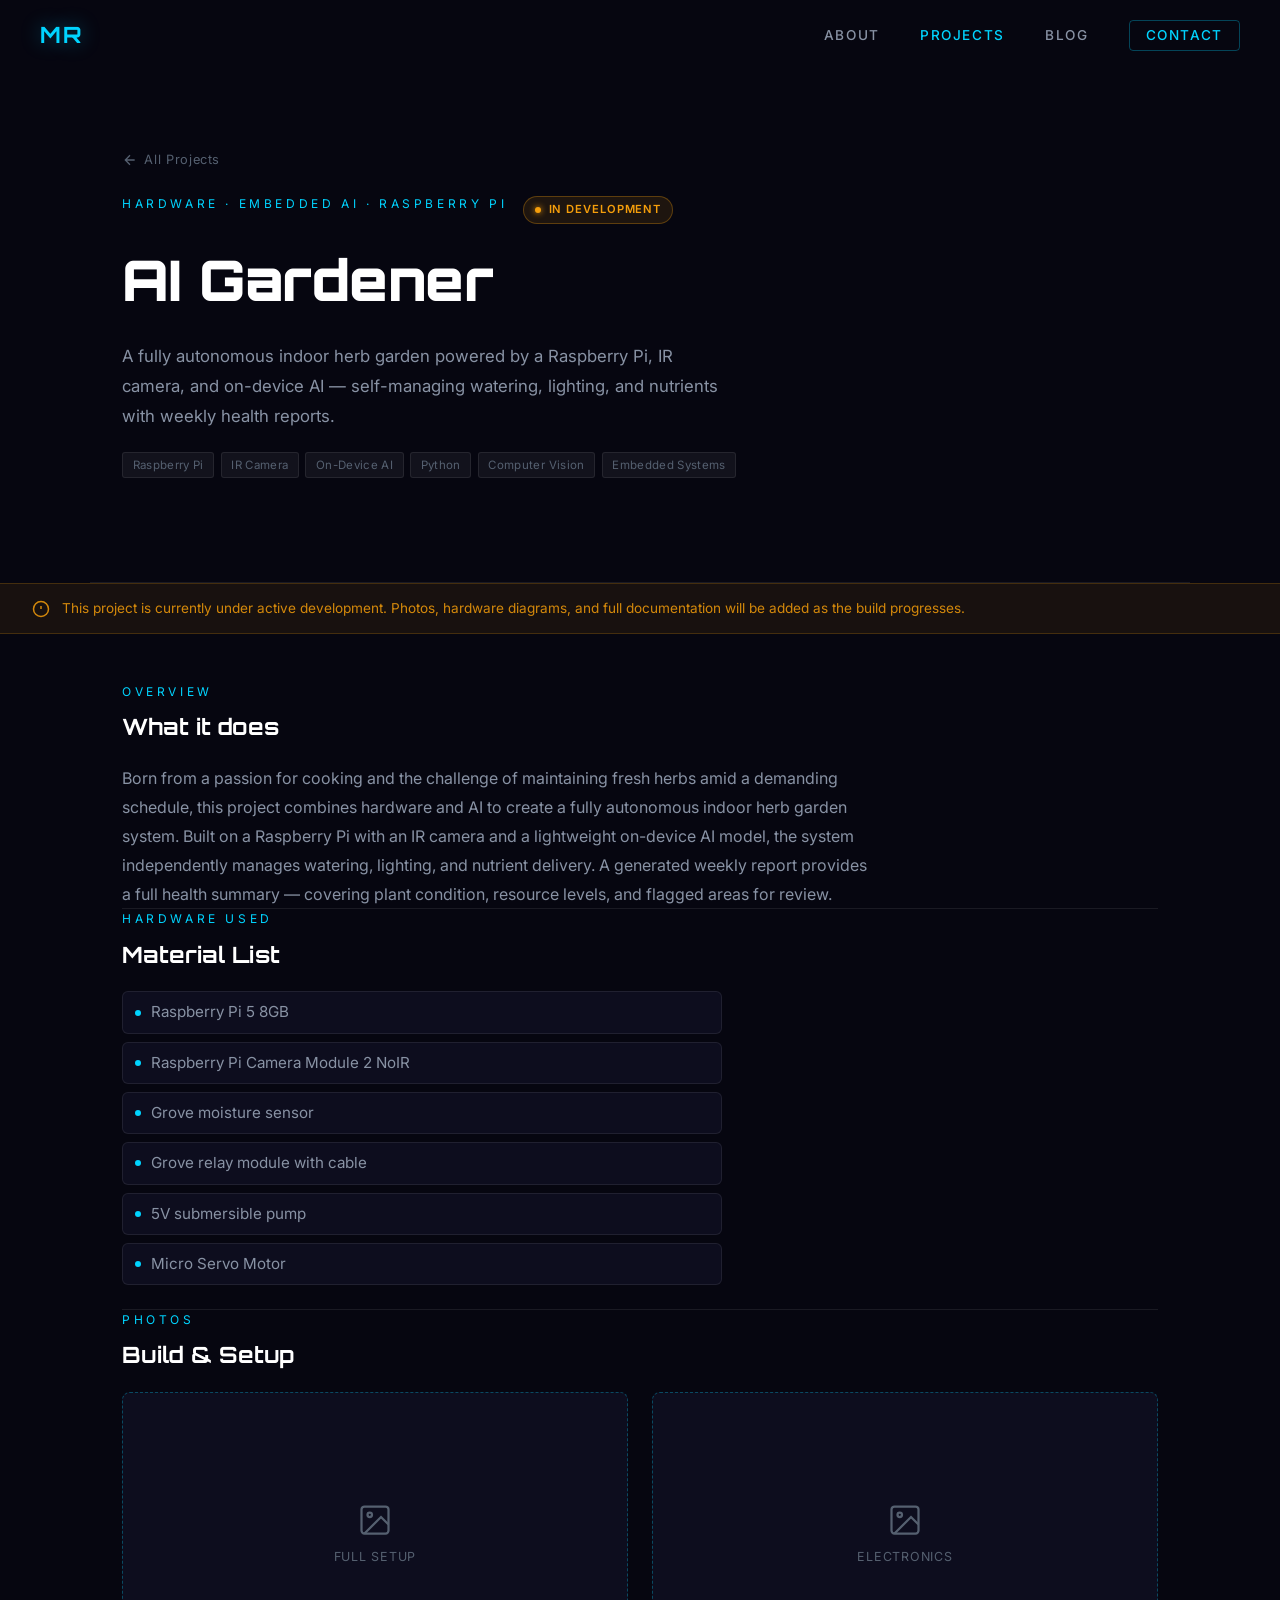
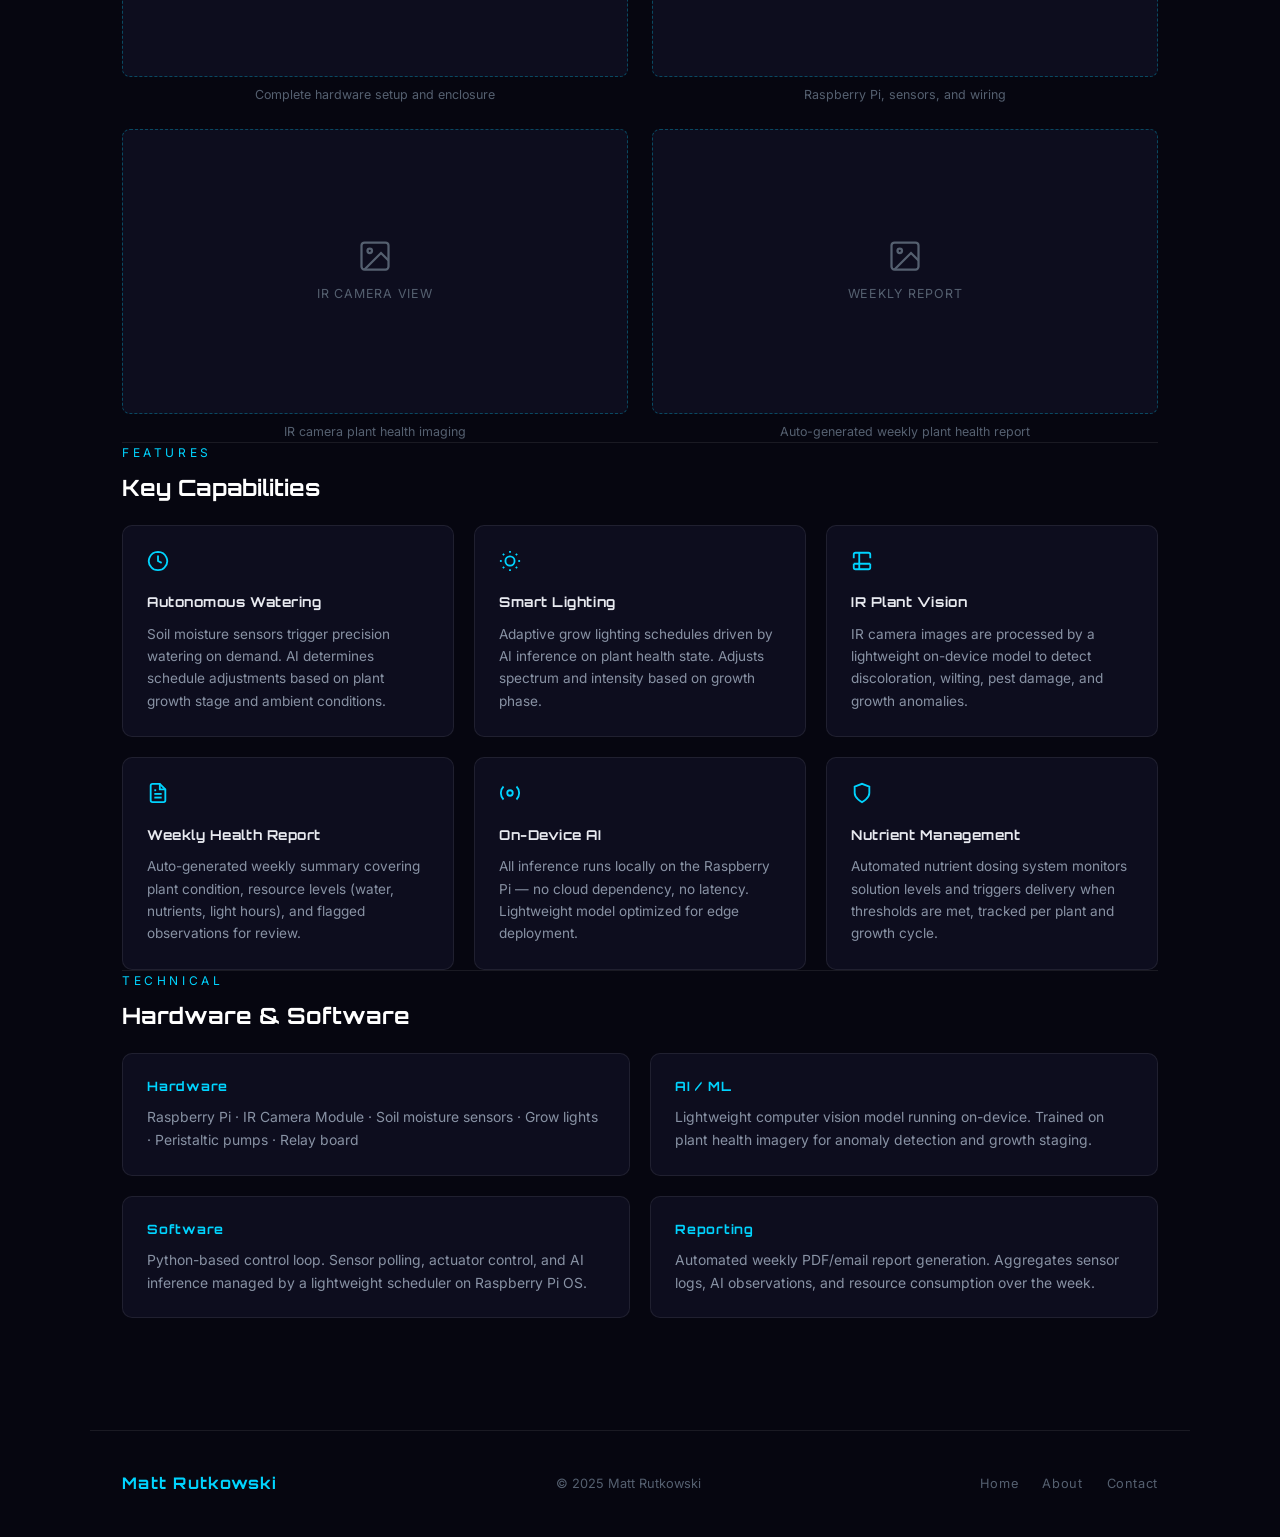
<file: public/ai-gardener.html>
<!DOCTYPE html>
<html lang="en">
<head>
  <meta charset="UTF-8" />
  <meta name="viewport" content="width=device-width, initial-scale=1.0" />
  <title>AI Gardener – Matt Rutkowski</title>
  <link rel="preconnect" href="https://fonts.googleapis.com" />
  <link rel="preconnect" href="https://fonts.gstatic.com" crossorigin />
  <link href="https://fonts.googleapis.com/css2?family=Orbitron:wght@400;700;900&family=Inter:wght@300;400;500;600&display=swap" rel="stylesheet" />
  <link rel="stylesheet" href="../assets/css/style.css" />
</head>
<body>

  <!-- NAVIGATION -->
  <nav class="nav scrolled" id="nav">
    <a href="../index.html" class="nav-brand">MR</a>
    <ul class="nav-links" id="navLinks">
      <li><a href="about.html">About</a></li>
      <li><a href="projects.html" style="color: var(--accent)">Projects</a></li>
      <li><a href="blog.html">Blog</a></li>
      <li><a href="contact.html" class="nav-cta">Contact</a></li>
    </ul>
    <div class="nav-toggle" id="navToggle" aria-label="Toggle menu">
      <span></span><span></span><span></span>
    </div>
  </nav>

  <!-- PAGE HERO -->
  <header class="page-hero">
    <a href="projects.html" class="project-back-link">
      <svg viewBox="0 0 24 24" fill="none" stroke="currentColor" stroke-width="2" width="16" height="16">
        <path d="M19 12H5M12 5l-7 7 7 7"/>
      </svg>
      All Projects
    </a>
    <div class="project-hero-meta">
      <span class="section-label">Hardware · Embedded AI · Raspberry Pi</span>
      <span class="dev-badge">
        <span class="dev-badge-dot"></span>
        In Development
      </span>
    </div>
    <h1>AI Gardener</h1>
    <p>
      A fully autonomous indoor herb garden powered by a Raspberry Pi, IR camera,
      and on-device AI — self-managing watering, lighting, and nutrients with weekly health reports.
    </p>
    <div class="project-tech" style="margin-top: 1.25rem;">
      <span class="tech-tag">Raspberry Pi</span>
      <span class="tech-tag">IR Camera</span>
      <span class="tech-tag">On-Device AI</span>
      <span class="tech-tag">Python</span>
      <span class="tech-tag">Computer Vision</span>
      <span class="tech-tag">Embedded Systems</span>
    </div>
  </header>

  <!-- IN-DEVELOPMENT BANNER -->
  <div class="dev-banner">
    <svg viewBox="0 0 24 24" fill="none" stroke="currentColor" stroke-width="2" width="18" height="18">
      <circle cx="12" cy="12" r="10"/><line x1="12" y1="8" x2="12" y2="12"/><line x1="12" y1="16" x2="12.01" y2="16"/>
    </svg>
    This project is currently under active development. Photos, hardware diagrams, and full documentation will be added as the build progresses.
  </div>

  <main class="section" style="padding-top: 3rem;">

    <!-- OVERVIEW -->
    <div class="project-detail-section reveal">
      <span class="section-label">Overview</span>
      <h2 class="section-title" style="font-size: 1.4rem; margin-bottom: 1.5rem;">What it does</h2>
      <div class="project-detail-body">
        <!-- TODO: Replace with final overview text -->
        <p class="placeholder-text">
          Born from a passion for cooking and the challenge of maintaining fresh herbs amid a demanding schedule,
          this project combines hardware and AI to create a fully autonomous indoor herb garden system.
          Built on a Raspberry Pi with an IR camera and a lightweight on-device AI model, the system
          independently manages watering, lighting, and nutrient delivery. A generated weekly report
          provides a full health summary — covering plant condition, resource levels, and flagged areas
          for review.
        </p>
      </div>
    </div>

    <hr class="section-divider" />

    <div class="project-detail-section reveal">
      <span class="section-label">Hardware Used</span>
      <h2 class="section-title" style="font-size: 1.4rem; margin-bottom: 1.5rem;">Material List</h2>
      <div class="project-detail-body">
        <ul class="hardware-list">
          <!-- TODO: Add hardware items -->
          <li>Raspberry Pi 5 8GB</li>
          <li>Raspberry Pi Camera Module 2 NoIR</li>
          <li>Grove moisture sensor</li>
          <li>Grove relay module with cable</li>
          <li>5V submersible pump</li>
          <li>Micro Servo Motor</li>
        </ul>
      </div>
    </div>


    <hr class="section-divider" />


    <!-- PHOTOS -->
    <div class="project-detail-section reveal">
      <span class="section-label">Photos</span>
      <h2 class="section-title" style="font-size: 1.4rem; margin-bottom: 1.5rem;">Build & Setup</h2>
      <div class="screenshot-grid">

        <figure class="screenshot-slot">
          <!-- TODO: Replace with hardware photo -->
          <!-- <img src="../assets/images/ai-gardener-full-setup.jpg" alt="Full Setup" /> -->
          <div class="img-placeholder">
            <svg viewBox="0 0 24 24" fill="none" stroke="currentColor" stroke-width="1.5" width="36" height="36">
              <rect x="3" y="3" width="18" height="18" rx="2"/><circle cx="8.5" cy="8.5" r="1.5"/>
              <polyline points="21 15 16 10 5 21"/>
            </svg>
            <span>Full Setup</span>
          </div>
          <figcaption>Complete hardware setup and enclosure</figcaption>
        </figure>

        <figure class="screenshot-slot">
          <!-- TODO: Replace with Raspberry Pi wiring photo -->
          <!-- <img src="../assets/images/ai-gardener-pi.jpg" alt="Raspberry Pi & Electronics" /> -->
          <div class="img-placeholder">
            <svg viewBox="0 0 24 24" fill="none" stroke="currentColor" stroke-width="1.5" width="36" height="36">
              <rect x="3" y="3" width="18" height="18" rx="2"/><circle cx="8.5" cy="8.5" r="1.5"/>
              <polyline points="21 15 16 10 5 21"/>
            </svg>
            <span>Electronics</span>
          </div>
          <figcaption>Raspberry Pi, sensors, and wiring</figcaption>
        </figure>

        <figure class="screenshot-slot">
          <!-- TODO: Replace with IR camera / plant vision photo -->
          <!-- <img src="../assets/images/ai-gardener-ir.jpg" alt="IR Camera View" /> -->
          <div class="img-placeholder">
            <svg viewBox="0 0 24 24" fill="none" stroke="currentColor" stroke-width="1.5" width="36" height="36">
              <rect x="3" y="3" width="18" height="18" rx="2"/><circle cx="8.5" cy="8.5" r="1.5"/>
              <polyline points="21 15 16 10 5 21"/>
            </svg>
            <span>IR Camera View</span>
          </div>
          <figcaption>IR camera plant health imaging</figcaption>
        </figure>

        <figure class="screenshot-slot">
          <!-- TODO: Replace with weekly report screenshot -->
          <!-- <img src="../assets/images/ai-gardener-report.jpg" alt="Weekly Health Report" /> -->
          <div class="img-placeholder">
            <svg viewBox="0 0 24 24" fill="none" stroke="currentColor" stroke-width="1.5" width="36" height="36">
              <rect x="3" y="3" width="18" height="18" rx="2"/><circle cx="8.5" cy="8.5" r="1.5"/>
              <polyline points="21 15 16 10 5 21"/>
            </svg>
            <span>Weekly Report</span>
          </div>
          <figcaption>Auto-generated weekly plant health report</figcaption>
        </figure>

      </div>
    </div>

    <hr class="section-divider" />

    <!-- FEATURES -->
    <div class="project-detail-section reveal">
      <span class="section-label">Features</span>
      <h2 class="section-title" style="font-size: 1.4rem; margin-bottom: 1.5rem;">Key Capabilities</h2>
      <div class="feature-grid">

        <div class="feature-card">
          <div class="feature-icon">
            <svg viewBox="0 0 24 24" fill="none" stroke="currentColor" stroke-width="2" width="22" height="22">
              <path d="M12 2a10 10 0 00-7.35 16.76C5.99 20.5 8.86 22 12 22s6.01-1.5 7.35-3.24A10 10 0 0012 2z"/>
              <path d="M12 6v6l4 2"/>
            </svg>
          </div>
          <h3>Autonomous Watering</h3>
          <!-- TODO: Add detail -->
          <p class="placeholder-text">Soil moisture sensors trigger precision watering on demand. AI determines schedule adjustments based on plant growth stage and ambient conditions.</p>
        </div>

        <div class="feature-card">
          <div class="feature-icon">
            <svg viewBox="0 0 24 24" fill="none" stroke="currentColor" stroke-width="2" width="22" height="22">
              <circle cx="12" cy="12" r="5"/><line x1="12" y1="1" x2="12" y2="3"/><line x1="12" y1="21" x2="12" y2="23"/>
              <line x1="4.22" y1="4.22" x2="5.64" y2="5.64"/><line x1="18.36" y1="18.36" x2="19.78" y2="19.78"/>
              <line x1="1" y1="12" x2="3" y2="12"/><line x1="21" y1="12" x2="23" y2="12"/>
              <line x1="4.22" y1="19.78" x2="5.64" y2="18.36"/><line x1="18.36" y1="5.64" x2="19.78" y2="4.22"/>
            </svg>
          </div>
          <h3>Smart Lighting</h3>
          <!-- TODO: Add detail -->
          <p class="placeholder-text">Adaptive grow lighting schedules driven by AI inference on plant health state. Adjusts spectrum and intensity based on growth phase.</p>
        </div>

        <div class="feature-card">
          <div class="feature-icon">
            <svg viewBox="0 0 24 24" fill="none" stroke="currentColor" stroke-width="2" width="22" height="22">
              <path d="M9 3H5a2 2 0 00-2 2v4m6-6h10a2 2 0 012 2v4M9 3v18m0 0h10a2 2 0 002-2v-4M9 21H5a2 2 0 01-2-2v-4m0 0h18"/>
            </svg>
          </div>
          <h3>IR Plant Vision</h3>
          <!-- TODO: Add detail -->
          <p class="placeholder-text">IR camera images are processed by a lightweight on-device model to detect discoloration, wilting, pest damage, and growth anomalies.</p>
        </div>

        <div class="feature-card">
          <div class="feature-icon">
            <svg viewBox="0 0 24 24" fill="none" stroke="currentColor" stroke-width="2" width="22" height="22">
              <path d="M14 2H6a2 2 0 00-2 2v16a2 2 0 002 2h12a2 2 0 002-2V8z"/><polyline points="14 2 14 8 20 8"/>
              <line x1="16" y1="13" x2="8" y2="13"/><line x1="16" y1="17" x2="8" y2="17"/><polyline points="10 9 9 9 8 9"/>
            </svg>
          </div>
          <h3>Weekly Health Report</h3>
          <!-- TODO: Add detail -->
          <p class="placeholder-text">Auto-generated weekly summary covering plant condition, resource levels (water, nutrients, light hours), and flagged observations for review.</p>
        </div>

        <div class="feature-card">
          <div class="feature-icon">
            <svg viewBox="0 0 24 24" fill="none" stroke="currentColor" stroke-width="2" width="22" height="22">
              <circle cx="12" cy="12" r="3"/><path d="M19.07 4.93a10 10 0 010 14.14M4.93 4.93a10 10 0 000 14.14"/>
            </svg>
          </div>
          <h3>On-Device AI</h3>
          <!-- TODO: Add detail -->
          <p class="placeholder-text">All inference runs locally on the Raspberry Pi — no cloud dependency, no latency. Lightweight model optimized for edge deployment.</p>
        </div>

        <div class="feature-card">
          <div class="feature-icon">
            <svg viewBox="0 0 24 24" fill="none" stroke="currentColor" stroke-width="2" width="22" height="22">
              <path d="M12 22s8-4 8-10V5l-8-3-8 3v7c0 6 8 10 8 10z"/>
            </svg>
          </div>
          <h3>Nutrient Management</h3>
          <!-- TODO: Add detail -->
          <p class="placeholder-text">Automated nutrient dosing system monitors solution levels and triggers delivery when thresholds are met, tracked per plant and growth cycle.</p>
        </div>

      </div>
    </div>

    <hr class="section-divider" />

    <!-- TECHNICAL DEEP DIVE -->
    <div class="project-detail-section reveal">
      <span class="section-label">Technical</span>
      <h2 class="section-title" style="font-size: 1.4rem; margin-bottom: 1.5rem;">Hardware & Software</h2>
      <div class="tech-detail-grid">
        <div class="tech-detail-block">
          <h4>Hardware</h4>
          <!-- TODO: List final BOM -->
          <p class="placeholder-text">Raspberry Pi · IR Camera Module · Soil moisture sensors · Grow lights · Peristaltic pumps · Relay board</p>
        </div>
        <div class="tech-detail-block">
          <h4>AI / ML</h4>
          <!-- TODO: Add model details -->
          <p class="placeholder-text">Lightweight computer vision model running on-device. Trained on plant health imagery for anomaly detection and growth staging.</p>
        </div>
        <div class="tech-detail-block">
          <h4>Software</h4>
          <!-- TODO: Add stack detail -->
          <p class="placeholder-text">Python-based control loop. Sensor polling, actuator control, and AI inference managed by a lightweight scheduler on Raspberry Pi OS.</p>
        </div>
        <div class="tech-detail-block">
          <h4>Reporting</h4>
          <!-- TODO: Add reporting pipeline detail -->
          <p class="placeholder-text">Automated weekly PDF/email report generation. Aggregates sensor logs, AI observations, and resource consumption over the week.</p>
        </div>
      </div>
    </div>

  </main>

  <!-- FOOTER -->
  <footer class="footer">
    <div class="footer-brand">Matt Rutkowski</div>
    <span class="footer-copy">© 2025 Matt Rutkowski</span>
    <div class="footer-links">
      <a href="../index.html">Home</a>
      <a href="about.html">About</a>
      <a href="contact.html">Contact</a>
    </div>
  </footer>

  <script src="../assets/js/main.js"></script>
</body>
</html>
</file>
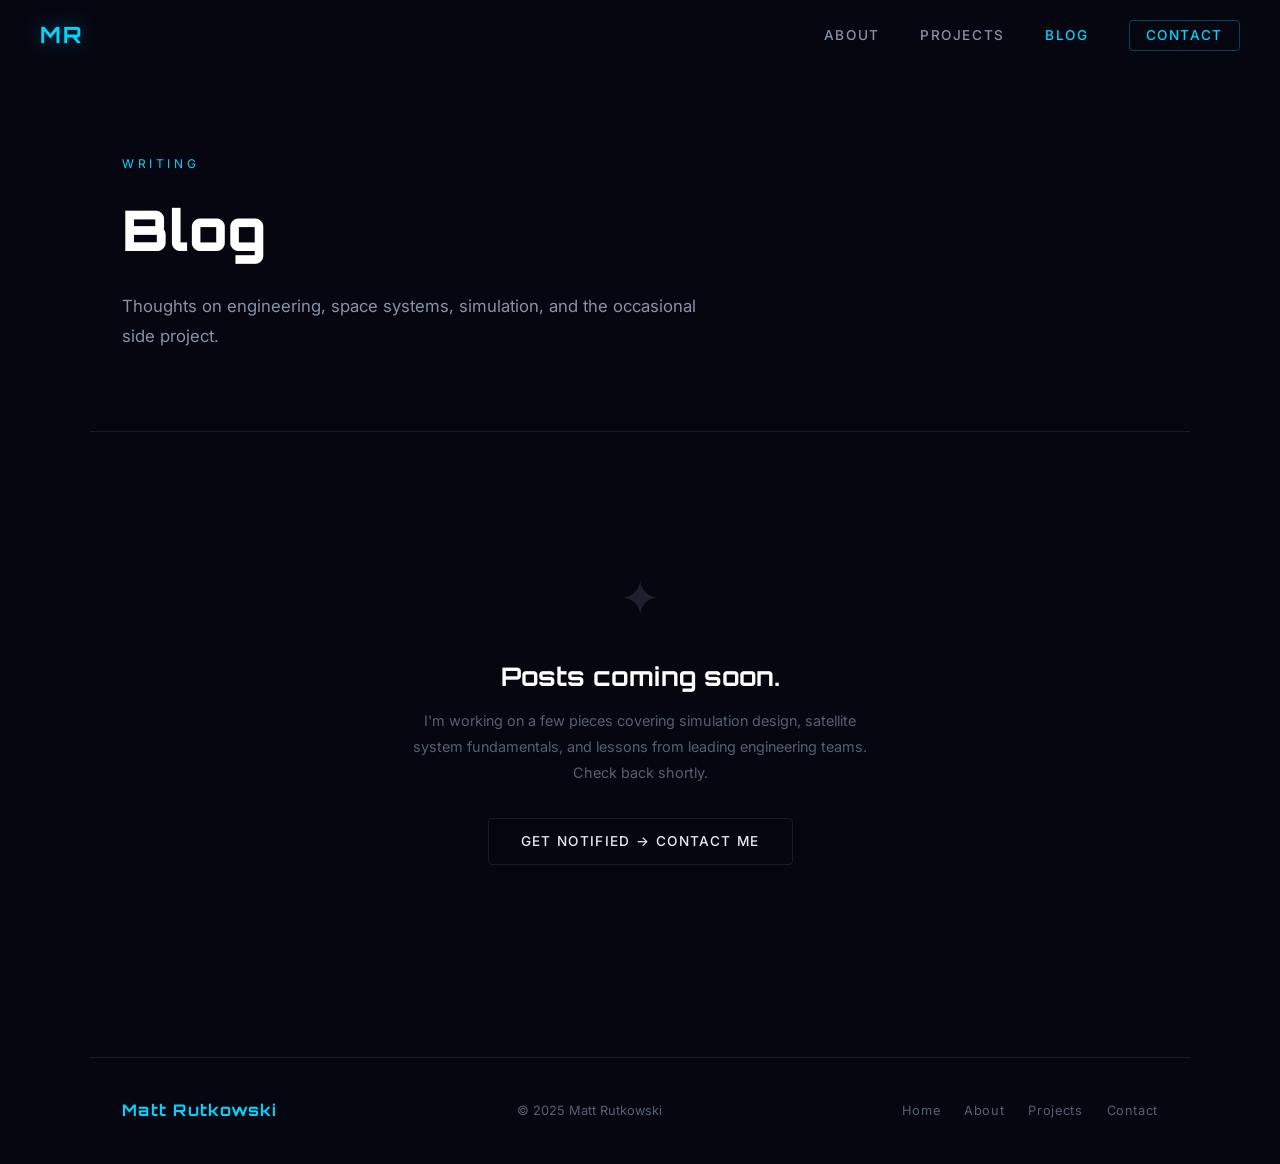
<file: public/blog.html>
<!DOCTYPE html>
<html lang="en">
<head>
  <meta charset="UTF-8" />
  <meta name="viewport" content="width=device-width, initial-scale=1.0" />
  <title>Blog – Matt Rutkowski</title>
  <link rel="preconnect" href="https://fonts.googleapis.com" />
  <link rel="preconnect" href="https://fonts.gstatic.com" crossorigin />
  <link href="https://fonts.googleapis.com/css2?family=Orbitron:wght@400;700;900&family=Inter:wght@300;400;500;600&display=swap" rel="stylesheet" />
  <link rel="stylesheet" href="../assets/css/style.css" />
</head>
<body>

  <!-- NAVIGATION -->
  <nav class="nav scrolled" id="nav">
    <a href="../index.html" class="nav-brand">MR</a>
    <ul class="nav-links" id="navLinks">
      <li><a href="about.html">About</a></li>
      <li><a href="projects.html">Projects</a></li>
      <li><a href="blog.html" style="color: var(--accent)">Blog</a></li>
      <li><a href="contact.html" class="nav-cta">Contact</a></li>
    </ul>
    <div class="nav-toggle" id="navToggle" aria-label="Toggle menu">
      <span></span><span></span><span></span>
    </div>
  </nav>

  <!-- PAGE HERO -->
  <header class="page-hero">
    <span class="section-label">Writing</span>
    <h1>Blog</h1>
    <p>
      Thoughts on engineering, space systems, simulation,
      and the occasional side project.
    </p>
  </header>

  <!-- BLOG CONTENT -->
  <main class="section" style="padding-top: 3rem;">

    <!-- Coming soon state — replace with real posts when ready -->
    <div class="blog-coming-soon reveal">
      <div style="font-size: 3rem; margin-bottom: 1.5rem; opacity: 0.3;">✦</div>
      <h2 class="section-title" style="font-size: 1.6rem; margin-bottom: 1rem;">
        Posts coming soon.
      </h2>
      <p style="max-width: 480px; margin: 0 auto 2rem;">
        I'm working on a few pieces covering simulation design, satellite system
        fundamentals, and lessons from leading engineering teams. Check back shortly.
      </p>
      <a href="contact.html" class="btn btn-secondary" style="display: inline-block;">
        Get notified → Contact me
      </a>
    </div>

    <!--
      TEMPLATE: Uncomment and fill in when you have real posts.

    <div class="blog-grid">

      <a href="#" class="blog-card" style="display: grid; text-decoration: none;">
        <div>
          <div class="blog-tag">Simulation</div>
          <h3>How I model data flow through a satellite bus</h3>
          <p>
            A walk-through of the simulation architecture we use at L3Harris — the design
            decisions, trade-offs, and why we chose the approach we did.
          </p>
        </div>
        <div class="blog-meta">
          <div class="blog-date">March 2025</div>
          <div class="blog-read-time">8 min read</div>
        </div>
      </a>

      <a href="#" class="blog-card" style="display: grid; text-decoration: none;">
        <div>
          <div class="blog-tag">Leadership</div>
          <h3>Leading a 20-engineer IPT: what I'd do differently</h3>
          <p>
            Reflections from running a cross-functional team through an IR&D program —
            the technical challenges were the easy part.
          </p>
        </div>
        <div class="blog-meta">
          <div class="blog-date">January 2025</div>
          <div class="blog-read-time">6 min read</div>
        </div>
      </a>

    </div>
    -->

  </main>

  <!-- FOOTER -->
  <footer class="footer">
    <div class="footer-brand">Matt Rutkowski</div>
    <span class="footer-copy">© 2025 Matt Rutkowski</span>
    <div class="footer-links">
      <a href="../index.html">Home</a>
      <a href="about.html">About</a>
      <a href="projects.html">Projects</a>
      <a href="contact.html">Contact</a>
    </div>
  </footer>

  <script src="../assets/js/main.js"></script>
</body>
</html>
</file>
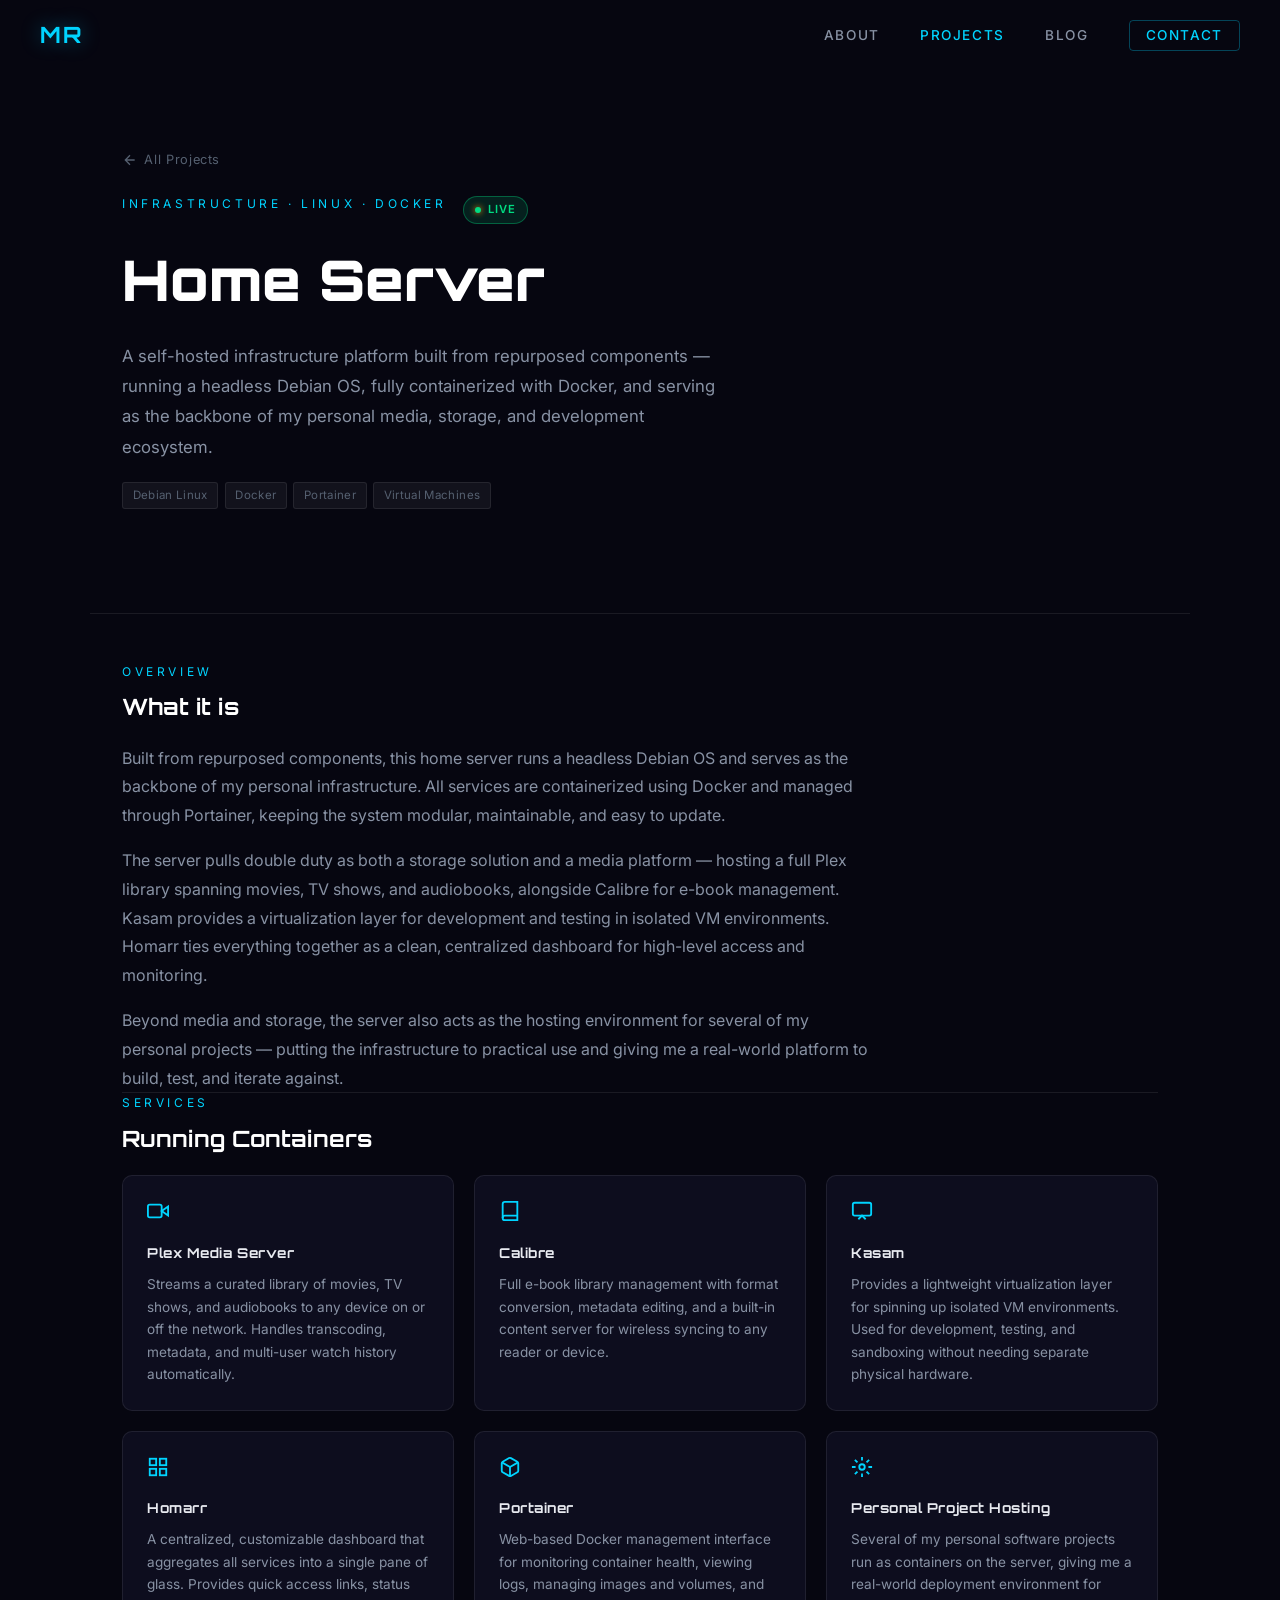
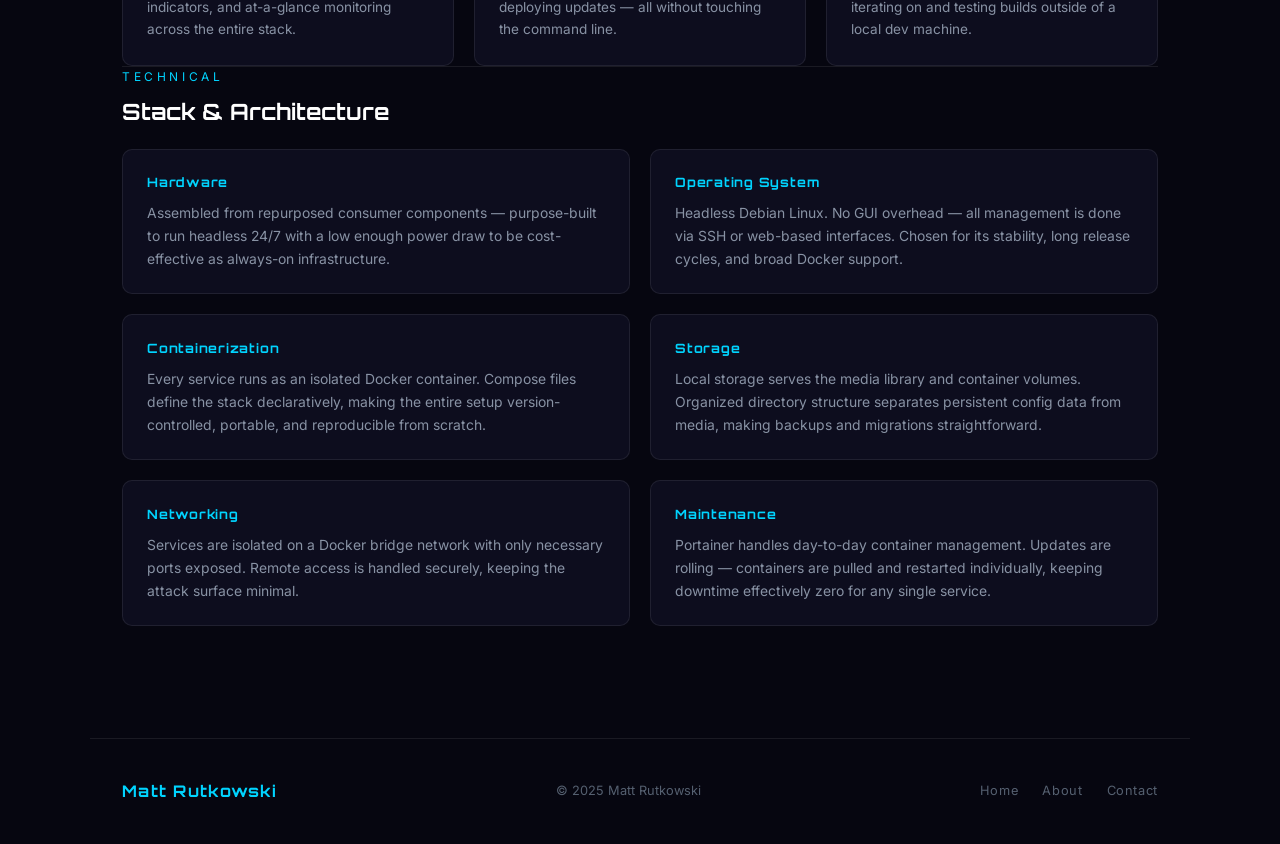
<file: public/home-server.html>
<!DOCTYPE html>
<html lang="en">
<head>
  <meta charset="UTF-8" />
  <meta name="viewport" content="width=device-width, initial-scale=1.0" />
  <title>Home Server – Matt Rutkowski</title>
  <link rel="preconnect" href="https://fonts.googleapis.com" />
  <link rel="preconnect" href="https://fonts.gstatic.com" crossorigin />
  <link href="https://fonts.googleapis.com/css2?family=Orbitron:wght@400;700;900&family=Inter:wght@300;400;500;600&display=swap" rel="stylesheet" />
  <link rel="stylesheet" href="../assets/css/style.css" />
</head>
<body>

  <!-- NAVIGATION -->
  <nav class="nav scrolled" id="nav">
    <a href="../index.html" class="nav-brand">MR</a>
    <ul class="nav-links" id="navLinks">
      <li><a href="about.html">About</a></li>
      <li><a href="projects.html" style="color: var(--accent)">Projects</a></li>
      <li><a href="blog.html">Blog</a></li>
      <li><a href="contact.html" class="nav-cta">Contact</a></li>
    </ul>
    <div class="nav-toggle" id="navToggle" aria-label="Toggle menu">
      <span></span><span></span><span></span>
    </div>
  </nav>

  <!-- PAGE HERO -->
  <header class="page-hero">
    <a href="projects.html" class="project-back-link">
      <svg viewBox="0 0 24 24" fill="none" stroke="currentColor" stroke-width="2" width="16" height="16">
        <path d="M19 12H5M12 5l-7 7 7 7"/>
      </svg>
      All Projects
    </a>
    <div class="project-hero-meta">
      <span class="section-label">Infrastructure · Linux · Docker</span>
      <span class="dev-badge" style="background: rgba(0,220,130,0.12); border-color: rgba(0,220,130,0.35); color: #00dc82;">
        <span class="dev-badge-dot" style="background: #00dc82;"></span>
        Live
      </span>
    </div>
    <h1>Home Server</h1>
    <p>
      A self-hosted infrastructure platform built from repurposed components — running a headless Debian OS,
      fully containerized with Docker, and serving as the backbone of my personal media, storage, and
      development ecosystem.
    </p>
    <div class="project-tech" style="margin-top: 1.25rem;">
      <span class="tech-tag">Debian Linux</span>
      <span class="tech-tag">Docker</span>
      <span class="tech-tag">Portainer</span>
      <!-- <span class="tech-tag">Plex</span> -->
      <!-- <span class="tech-tag">Calibre</span> -->
      <span class="tech-tag">Virtual Machines</span>
      <!-- <span class="tech-tag">Homarr</span> -->
    </div>
  </header>

  <main class="section" style="padding-top: 3rem;">

    <!-- OVERVIEW -->
    <div class="project-detail-section reveal">
      <span class="section-label">Overview</span>
      <h2 class="section-title" style="font-size: 1.4rem; margin-bottom: 1.5rem;">What it is</h2>
      <div class="project-detail-body">
        <p>
          Built from repurposed components, this home server runs a headless Debian OS and serves as the
          backbone of my personal infrastructure. All services are containerized using Docker and managed
          through Portainer, keeping the system modular, maintainable, and easy to update.
        </p>
        <p style="margin-top: 1rem;">
          The server pulls double duty as both a storage solution and a media platform — hosting a full Plex
          library spanning movies, TV shows, and audiobooks, alongside Calibre for e-book management.
          Kasam provides a virtualization layer for development and testing in isolated VM environments.
          Homarr ties everything together as a clean, centralized dashboard for high-level access and monitoring.
        </p>
        <p style="margin-top: 1rem;">
          Beyond media and storage, the server also acts as the hosting environment for several of my personal
          projects — putting the infrastructure to practical use and giving me a real-world platform to build,
          test, and iterate against.
        </p>
      </div>
    </div>

    <hr class="section-divider" />

    <!-- SERVICES -->
    <div class="project-detail-section reveal">
      <span class="section-label">Services</span>
      <h2 class="section-title" style="font-size: 1.4rem; margin-bottom: 1.5rem;">Running Containers</h2>
      <div class="feature-grid">

        <div class="feature-card">
          <div class="feature-icon">
            <svg viewBox="0 0 24 24" fill="none" stroke="currentColor" stroke-width="2" width="22" height="22">
              <polygon points="23 7 16 12 23 17 23 7"/><rect x="1" y="5" width="15" height="14" rx="2" ry="2"/>
            </svg>
          </div>
          <h3>Plex Media Server</h3>
          <p>Streams a curated library of movies, TV shows, and audiobooks to any device on or off the network. Handles transcoding, metadata, and multi-user watch history automatically.</p>
        </div>

        <div class="feature-card">
          <div class="feature-icon">
            <svg viewBox="0 0 24 24" fill="none" stroke="currentColor" stroke-width="2" width="22" height="22">
              <path d="M4 19.5A2.5 2.5 0 016.5 17H20"/><path d="M6.5 2H20v20H6.5A2.5 2.5 0 014 19.5v-15A2.5 2.5 0 016.5 2z"/>
            </svg>
          </div>
          <h3>Calibre</h3>
          <p>Full e-book library management with format conversion, metadata editing, and a built-in content server for wireless syncing to any reader or device.</p>
        </div>

        <div class="feature-card">
          <div class="feature-icon">
            <svg viewBox="0 0 24 24" fill="none" stroke="currentColor" stroke-width="2" width="22" height="22">
              <rect x="2" y="3" width="20" height="14" rx="2"/><polyline points="8 21 12 17 16 21"/>
            </svg>
          </div>
          <h3>Kasam</h3>
          <p>Provides a lightweight virtualization layer for spinning up isolated VM environments. Used for development, testing, and sandboxing without needing separate physical hardware.</p>
        </div>

        <div class="feature-card">
          <div class="feature-icon">
            <svg viewBox="0 0 24 24" fill="none" stroke="currentColor" stroke-width="2" width="22" height="22">
              <rect x="3" y="3" width="7" height="7"/><rect x="14" y="3" width="7" height="7"/>
              <rect x="14" y="14" width="7" height="7"/><rect x="3" y="14" width="7" height="7"/>
            </svg>
          </div>
          <h3>Homarr</h3>
          <p>A centralized, customizable dashboard that aggregates all services into a single pane of glass. Provides quick access links, status indicators, and at-a-glance monitoring across the entire stack.</p>
        </div>

        <div class="feature-card">
          <div class="feature-icon">
            <svg viewBox="0 0 24 24" fill="none" stroke="currentColor" stroke-width="2" width="22" height="22">
              <path d="M21 16V8a2 2 0 00-1-1.73l-7-4a2 2 0 00-2 0l-7 4A2 2 0 003 8v8a2 2 0 001 1.73l7 4a2 2 0 002 0l7-4A2 2 0 0021 16z"/>
              <polyline points="3.27 6.96 12 12.01 20.73 6.96"/><line x1="12" y1="22.08" x2="12" y2="12"/>
            </svg>
          </div>
          <h3>Portainer</h3>
          <p>Web-based Docker management interface for monitoring container health, viewing logs, managing images and volumes, and deploying updates — all without touching the command line.</p>
        </div>

        <div class="feature-card">
          <div class="feature-icon">
            <svg viewBox="0 0 24 24" fill="none" stroke="currentColor" stroke-width="2" width="22" height="22">
              <circle cx="12" cy="12" r="3"/><path d="M12 1v4M12 19v4M4.22 4.22l2.83 2.83M16.95 16.95l2.83 2.83M1 12h4M19 12h4M4.22 19.78l2.83-2.83M16.95 7.05l2.83-2.83"/>
            </svg>
          </div>
          <h3>Personal Project Hosting</h3>
          <p>Several of my personal software projects run as containers on the server, giving me a real-world deployment environment for iterating on and testing builds outside of a local dev machine.</p>
        </div>

      </div>
    </div>

    <hr class="section-divider" />

    <!-- TECHNICAL -->
    <div class="project-detail-section reveal">
      <span class="section-label">Technical</span>
      <h2 class="section-title" style="font-size: 1.4rem; margin-bottom: 1.5rem;">Stack & Architecture</h2>
      <div class="tech-detail-grid">

        <div class="tech-detail-block">
          <h4>Hardware</h4>
          <p>Assembled from repurposed consumer components — purpose-built to run headless 24/7 with a low enough power draw to be cost-effective as always-on infrastructure.</p>
        </div>

        <div class="tech-detail-block">
          <h4>Operating System</h4>
          <p>Headless Debian Linux. No GUI overhead — all management is done via SSH or web-based interfaces. Chosen for its stability, long release cycles, and broad Docker support.</p>
        </div>

        <div class="tech-detail-block">
          <h4>Containerization</h4>
          <p>Every service runs as an isolated Docker container. Compose files define the stack declaratively, making the entire setup version-controlled, portable, and reproducible from scratch.</p>
        </div>

        <div class="tech-detail-block">
          <h4>Storage</h4>
          <p>Local storage serves the media library and container volumes. Organized directory structure separates persistent config data from media, making backups and migrations straightforward.</p>
        </div>

        <div class="tech-detail-block">
          <h4>Networking</h4>
          <p>Services are isolated on a Docker bridge network with only necessary ports exposed. Remote access is handled securely, keeping the attack surface minimal.</p>
        </div>

        <div class="tech-detail-block">
          <h4>Maintenance</h4>
          <p>Portainer handles day-to-day container management. Updates are rolling — containers are pulled and restarted individually, keeping downtime effectively zero for any single service.</p>
        </div>

      </div>
    </div>

  </main>

  <!-- FOOTER -->
  <footer class="footer">
    <div class="footer-brand">Matt Rutkowski</div>
    <span class="footer-copy">© 2025 Matt Rutkowski</span>
    <div class="footer-links">
      <a href="../index.html">Home</a>
      <a href="about.html">About</a>
      <a href="contact.html">Contact</a>
    </div>
  </footer>

  <script src="../assets/js/main.js"></script>
</body>
</html>
</file>
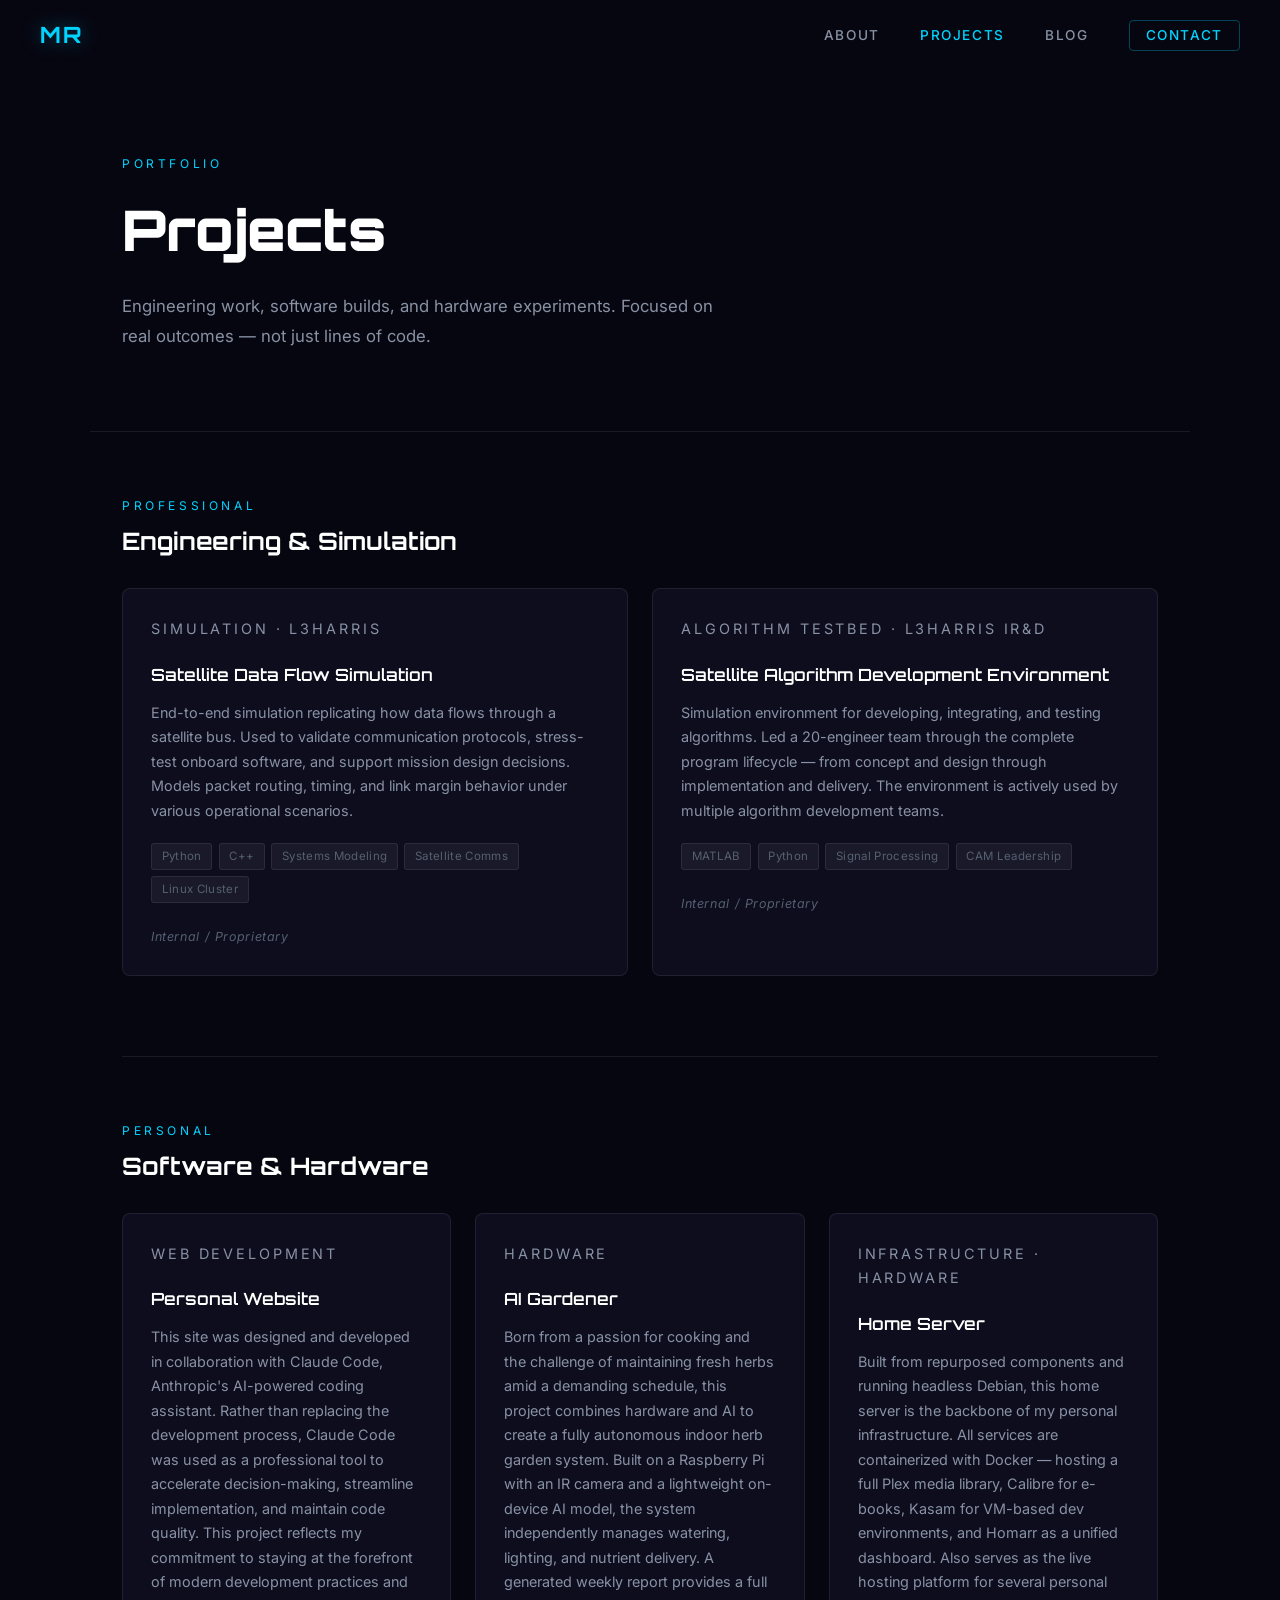
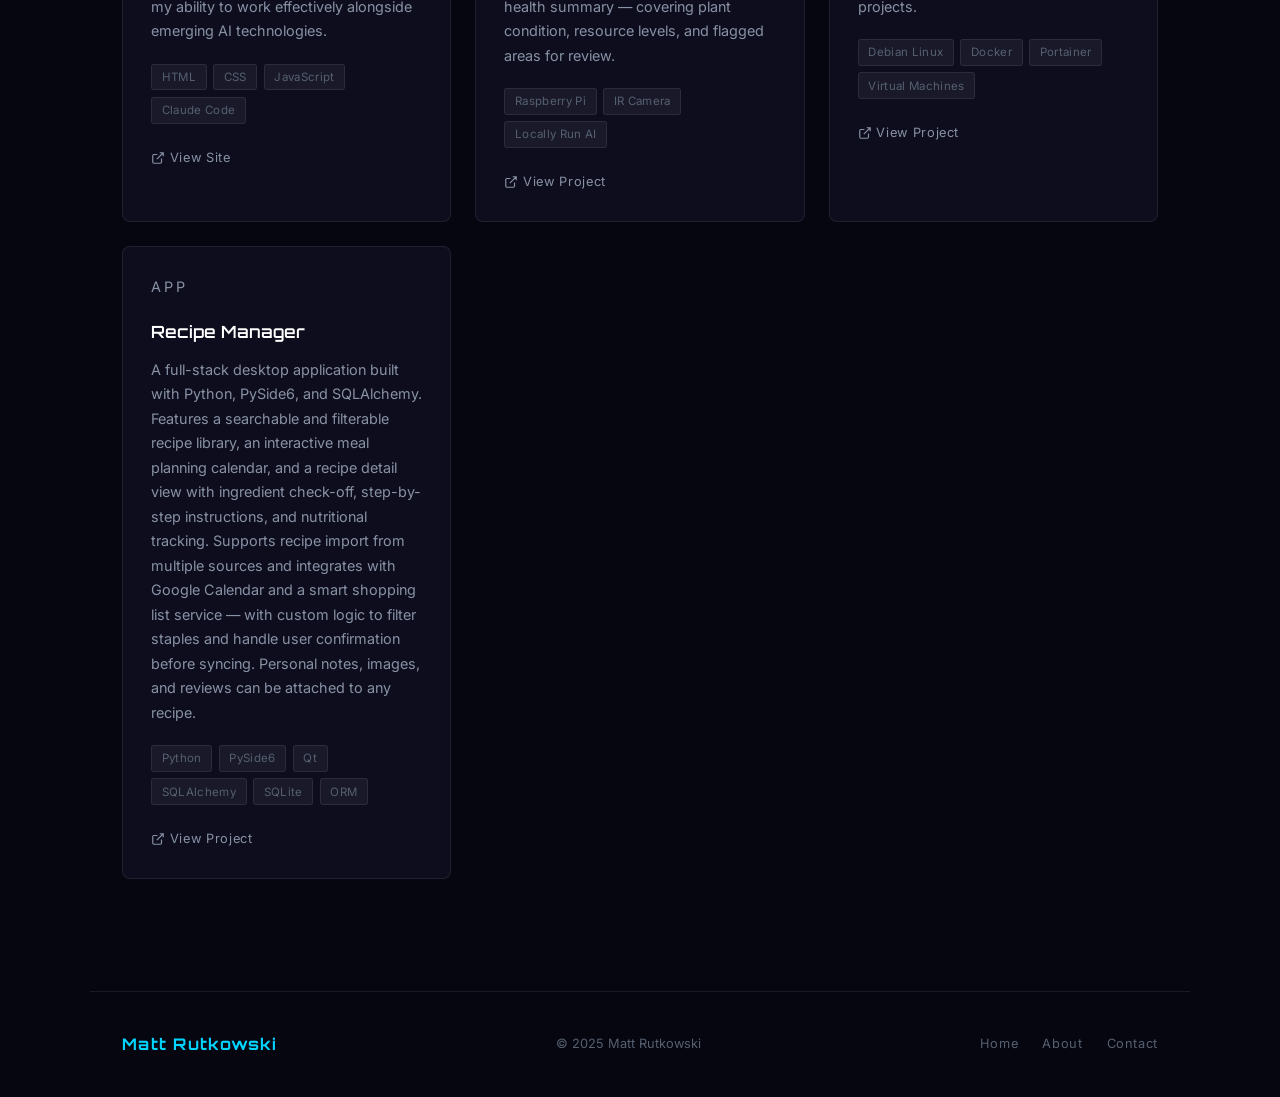
<file: public/projects.html>
<!DOCTYPE html>
<html lang="en">
<head>
  <meta charset="UTF-8" />
  <meta name="viewport" content="width=device-width, initial-scale=1.0" />
  <title>Projects – Matt Rutkowski</title>
  <link rel="preconnect" href="https://fonts.googleapis.com" />
  <link rel="preconnect" href="https://fonts.gstatic.com" crossorigin />
  <link href="https://fonts.googleapis.com/css2?family=Orbitron:wght@400;700;900&family=Inter:wght@300;400;500;600&display=swap" rel="stylesheet" />
  <link rel="stylesheet" href="../assets/css/style.css" />
</head>
<body>

  <!-- NAVIGATION -->
  <nav class="nav scrolled" id="nav">
    <a href="../index.html" class="nav-brand">MR</a>
    <ul class="nav-links" id="navLinks">
      <li><a href="about.html">About</a></li>
      <li><a href="projects.html" style="color: var(--accent)">Projects</a></li>
      <li><a href="blog.html">Blog</a></li>
      <li><a href="contact.html" class="nav-cta">Contact</a></li>
    </ul>
    <div class="nav-toggle" id="navToggle" aria-label="Toggle menu">
      <span></span><span></span><span></span>
    </div>
  </nav>

  <!-- PAGE HERO -->
  <header class="page-hero">
    <span class="section-label">Portfolio</span>
    <h1>Projects</h1>
    <p>
      Engineering work, software builds, and hardware experiments.
      Focused on real outcomes — not just lines of code.
    </p>
  </header>

  <!-- PROJECTS -->
  <main class="section" style="padding-top: 4rem;">

    <span class="section-label reveal">Professional</span>
    <h2 class="section-title reveal" style="font-size: 1.5rem; margin-bottom: 2rem;">
      Engineering & Simulation
    </h2>

    <div class="projects-grid" style="margin-top: 0; margin-bottom: 5rem;">

      <article class="project-card reveal" data-delay="50">
        <p class="project-category">Simulation · L3Harris</p>
        <h3>Satellite Data Flow Simulation</h3>
        <p>
          End-to-end simulation replicating how data flows through a satellite bus.
          Used to validate communication protocols, stress-test onboard software, and
          support mission design decisions. Models packet routing, timing, and link
          margin behavior under various operational scenarios.
        </p>
        <div class="project-tech">
          <span class="tech-tag">Python</span>
          <span class="tech-tag">C++</span>
          <span class="tech-tag">Systems Modeling</span>
          <span class="tech-tag">Satellite Comms</span>
          <span class="tech-tag">Linux Cluster</span>
        </div>
        <div class="project-links">
          <span class="project-link" style="color: var(--text-muted); font-style: italic; font-size: 0.78rem;">
            Internal / Proprietary
          </span>
        </div>
      </article>

      <article class="project-card reveal" data-delay="150">
        <p class="project-category">Algorithm Testbed · L3Harris IR&amp;D</p>
        <h3>Satellite Algorithm Development Environment</h3>
        <p>
          Simulation environment for developing, integrating, and testing
          algorithms. Led a 20-engineer team through the complete program lifecycle —
          from concept and design through implementation and delivery. The environment
          is actively used by multiple algorithm development teams.
        </p>
        <div class="project-tech">
          <span class="tech-tag">MATLAB</span>
          <span class="tech-tag">Python</span>
          <span class="tech-tag">Signal Processing</span>
          <span class="tech-tag">CAM Leadership</span>
        </div>
        <div class="project-links">
          <span class="project-link" style="color: var(--text-muted); font-style: italic; font-size: 0.78rem;">
            Internal / Proprietary
          </span>
        </div>
      </article>

    </div>

    <hr class="section-divider" style="margin-bottom: 4rem;" />

    <span class="section-label reveal">Personal</span>
    <h2 class="section-title reveal" style="font-size: 1.5rem; margin-bottom: 2rem;">
      Software & Hardware
    </h2>

    <div class="projects-grid" style="margin-top: 0;">

      <article class="project-card reveal" data-delay="50">
        <p class="project-category">Web Development</p>
        <h3>Personal Website</h3>
        <p>
            This site was designed and developed in collaboration with Claude Code, 
            Anthropic's AI-powered coding assistant. Rather than replacing the development process, 
            Claude Code was used as a professional tool to accelerate decision-making, streamline implementation, 
            and maintain code quality. This project reflects my commitment to staying at the forefront of 
            modern development practices and my ability to work effectively alongside emerging AI technologies.
        </p>
        <div class="project-tech">
          <span class="tech-tag">HTML</span>
          <span class="tech-tag">CSS</span>
          <span class="tech-tag">JavaScript</span>
          <span class="tech-tag">Claude Code</span>
        </div>
        <div class="project-links">
          <a href="../index.html" class="project-link">
            <svg viewBox="0 0 24 24" fill="none" stroke="currentColor" stroke-width="2">
              <path d="M18 13v6a2 2 0 01-2 2H5a2 2 0 01-2-2V8a2 2 0 012-2h6M15 3h6v6M10 14L21 3"/>
            </svg>
            View Site
          </a>
        </div>
      </article>

      <article class="project-card reveal" data-delay="150">
        <p class="project-category">Hardware</p>
        <h3>AI Gardener</h3>
        <p>
              Born from a passion for cooking and the challenge of maintaining fresh herbs amid a demanding schedule,
              this project combines hardware and AI to create a fully autonomous indoor herb garden system. Built on a Raspberry Pi
              with an IR camera and a lightweight on-device AI model, the system independently manages watering, lighting, and
              nutrient delivery. A generated weekly report provides a full health summary — covering plant condition, resource levels,
              and flagged areas for review.
        </p>
        <div class="project-tech">
          <span class="tech-tag">Raspberry Pi</span>
          <span class="tech-tag">IR Camera</span>
          <span class="tech-tag">Locally Run AI</span>
        </div>
        <div class="project-links">
          <a href="ai-gardener.html" class="project-link">
            <svg viewBox="0 0 24 24" fill="none" stroke="currentColor" stroke-width="2">
              <path d="M18 13v6a2 2 0 01-2 2H5a2 2 0 01-2-2V8a2 2 0 012-2h6M15 3h6v6M10 14L21 3"/>
            </svg>
            View Project
          </a>
        </div>
      </article>

      <article class="project-card reveal" data-delay="250">
        <p class="project-category">Infrastructure · Hardware</p>
        <h3>Home Server</h3>
        <p>
          Built from repurposed components and running headless Debian, this home server is the backbone
          of my personal infrastructure. All services are containerized with Docker — hosting a full Plex
          media library, Calibre for e-books, Kasam for VM-based dev environments, and Homarr as a
          unified dashboard. Also serves as the live hosting platform for several personal projects.
        </p>
        <div class="project-tech">
          <span class="tech-tag">Debian Linux</span>
          <span class="tech-tag">Docker</span>
          <span class="tech-tag">Portainer</span>
          <span class="tech-tag">Virtual Machines</span>
          <!-- <span class="tech-tag">Plex</span> -->
          <!-- <span class="tech-tag">Homarr</span> -->
        </div>
        <div class="project-links">
          <a href="home-server.html" class="project-link">
            <svg viewBox="0 0 24 24" fill="none" stroke="currentColor" stroke-width="2">
              <path d="M18 13v6a2 2 0 01-2 2H5a2 2 0 01-2-2V8a2 2 0 012-2h6M15 3h6v6M10 14L21 3"/>
            </svg>
            View Project
          </a>
        </div>
      </article>

      <article class="project-card reveal" data-delay="450">
        <p class="project-category">App</p>
        <h3>Recipe Manager</h3>
        <p>
          A full-stack desktop application built with Python, PySide6, and SQLAlchemy.
          Features a searchable and filterable recipe library, an interactive meal planning calendar, and a
          recipe detail view with ingredient check-off, step-by-step instructions, and nutritional tracking.
          Supports recipe import from multiple sources and integrates with Google Calendar and a smart shopping
          list service — with custom logic to filter staples and handle user confirmation before syncing.
          Personal notes, images, and reviews can be attached to any recipe.
        </p>
        <div class="project-tech">
          <span class="tech-tag">Python</span>
          <span class="tech-tag">PySide6</span>
          <span class="tech-tag">Qt</span>
          <span class="tech-tag">SQLAlchemy</span>
          <span class="tech-tag">SQLite</span>
          <span class="tech-tag">ORM</span>
        </div>
        <div class="project-links">
          <a href="recipe-manager.html" class="project-link">
            <svg viewBox="0 0 24 24" fill="none" stroke="currentColor" stroke-width="2">
              <path d="M18 13v6a2 2 0 01-2 2H5a2 2 0 01-2-2V8a2 2 0 012-2h6M15 3h6v6M10 14L21 3"/>
            </svg>
            View Project
          </a>
        </div>
      </article>

    </div>
<!-- 
  <hr class="section-divider" style="margin-bottom: 4rem;" />

    <span class="section-label reveal">Academic</span>
    <h2 class="section-title reveal" style="font-size: 1.5rem; margin-bottom: 2rem;">
      Proposed Missions, Software, Hardware, & Academic Research
    </h2> -->

    <!-- <div class="projects-grid" style="margin-top: 0;">

      <article class="project-card reveal" data-delay="50">
        <p class="project-category">Software</p>
        <h3>Master's Project - Compression Algorithm</h3>
        <p>
            I developed a proprietary image compression algorithm for L3Harris. 
        </p>
        <div class="project-tech">
          <span class="tech-tag">Python</span>
          <span class="tech-tag">Matlab</span>
          <span class="tech-tag">Compression</span>
          <span class="tech-tag">Algorithm Development</span>
        </div>

      </article>

      <article class="project-card reveal" data-delay="150">
        <p class="project-category">Mission</p>
        <h3>Hardware Project</h3>
        <p>
              AI Gardener. Born from a passion for cooking and the challenge of maintaining fresh herbs amid a demanding schedule, 
              this project combines hardware and AI to create a fully autonomous indoor herb garden system. Built on a Raspberry Pi 
              with an IR camera and a lightweight on-device AI model, the system independently manages watering, lighting, and 
              nutrient delivery. A generated weekly report provides a full health summary — covering plant condition, resource levels, 
              and flagged areas for review.
        </p>
        <div class="project-tech">
          <span class="tech-tag">Raspberry Pi</span>
          <span class="tech-tag">IR Camera</span>
          <span class="tech-tag">Locally Run AI</span>
        </div>
      </article>

      <article class="project-card reveal" data-delay="250">
        <p class="project-category">Mission</p>
        <h3>Martian Weather</h3>
        <p>
          Recipe Manager — A full-stack desktop application built with Python, PySide6, and SQLAlchemy. 
          Features a searchable and filterable recipe library, an interactive meal planning calendar, and a 
          recipe detail view with ingredient check-off, step-by-step instructions, and nutritional tracking. 
          Supports recipe import from multiple sources and integrates with Google Calendar and a smart shopping 
          list service — with custom logic to filter staples and handle user confirmation before syncing. 
          Personal notes, images, and reviews can be attached to any recipe. Designed with a normalized relational 
          database schema and a clean repository pattern separating data access from UI logic.
        </p>
        <div class="project-tech">
          <span class="tech-tag">TBD</span>
        </div>
      </article>

      <article class="project-card reveal" data-delay="300">
        <p class="project-category">Mission</p>
        <h3>Martian Weather</h3>
        <p>
          Recipe Manager — A full-stack desktop application built with Python, PySide6, and SQLAlchemy. 
          Features a searchable and filterable recipe library, an interactive meal planning calendar, and a 
          recipe detail view with ingredient check-off, step-by-step instructions, and nutritional tracking. 
          Supports recipe import from multiple sources and integrates with Google Calendar and a smart shopping 
          list service — with custom logic to filter staples and handle user confirmation before syncing. 
          Personal notes, images, and reviews can be attached to any recipe. Designed with a normalized relational 
          database schema and a clean repository pattern separating data access from UI logic.
        </p>
        <div class="project-tech">
          <span class="tech-tag">TBD</span>
        </div>
      </article>

    </div> -->


  </main>

  <!-- FOOTER -->
  <footer class="footer">
    <div class="footer-brand">Matt Rutkowski</div>
    <span class="footer-copy">© 2025 Matt Rutkowski</span>
    <div class="footer-links">
      <a href="../index.html">Home</a>
      <a href="about.html">About</a>
      <a href="contact.html">Contact</a>
    </div>
  </footer>

  <script src="../assets/js/main.js"></script>
</body>
</html>
</file>
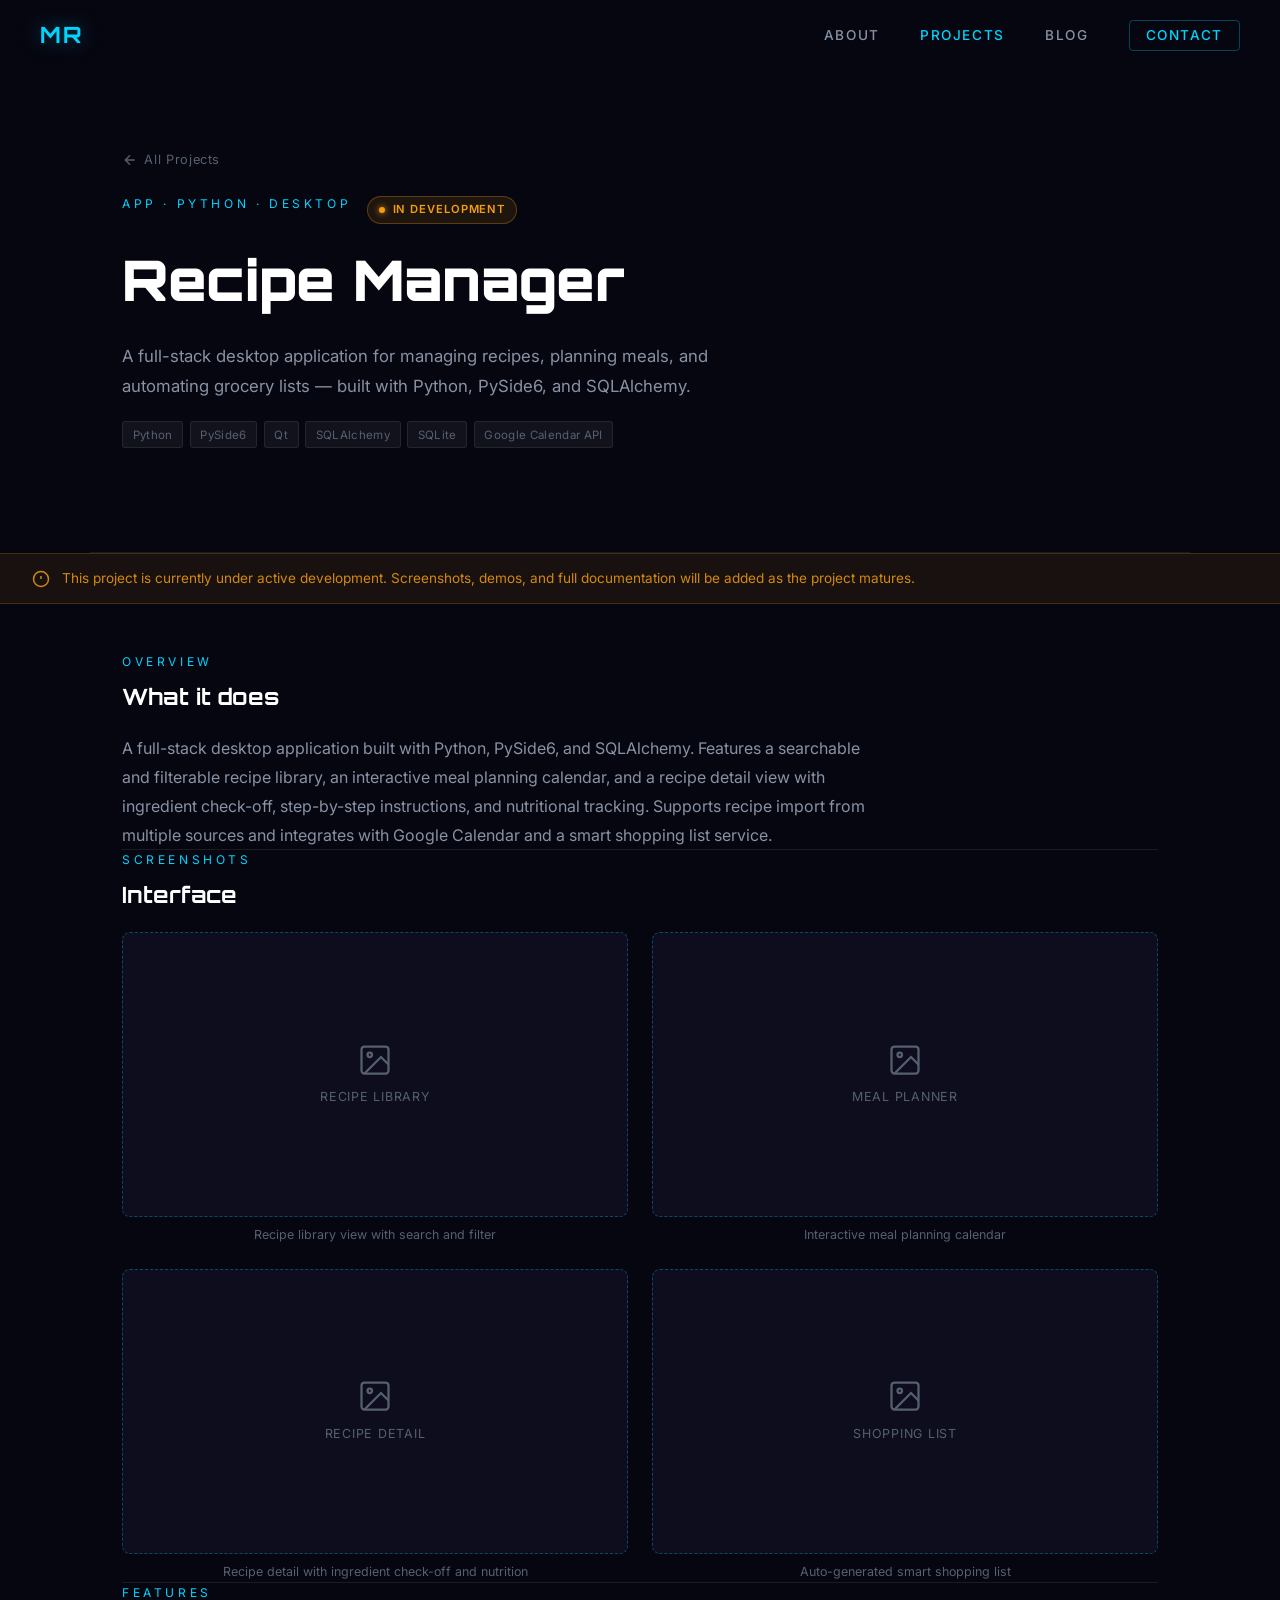
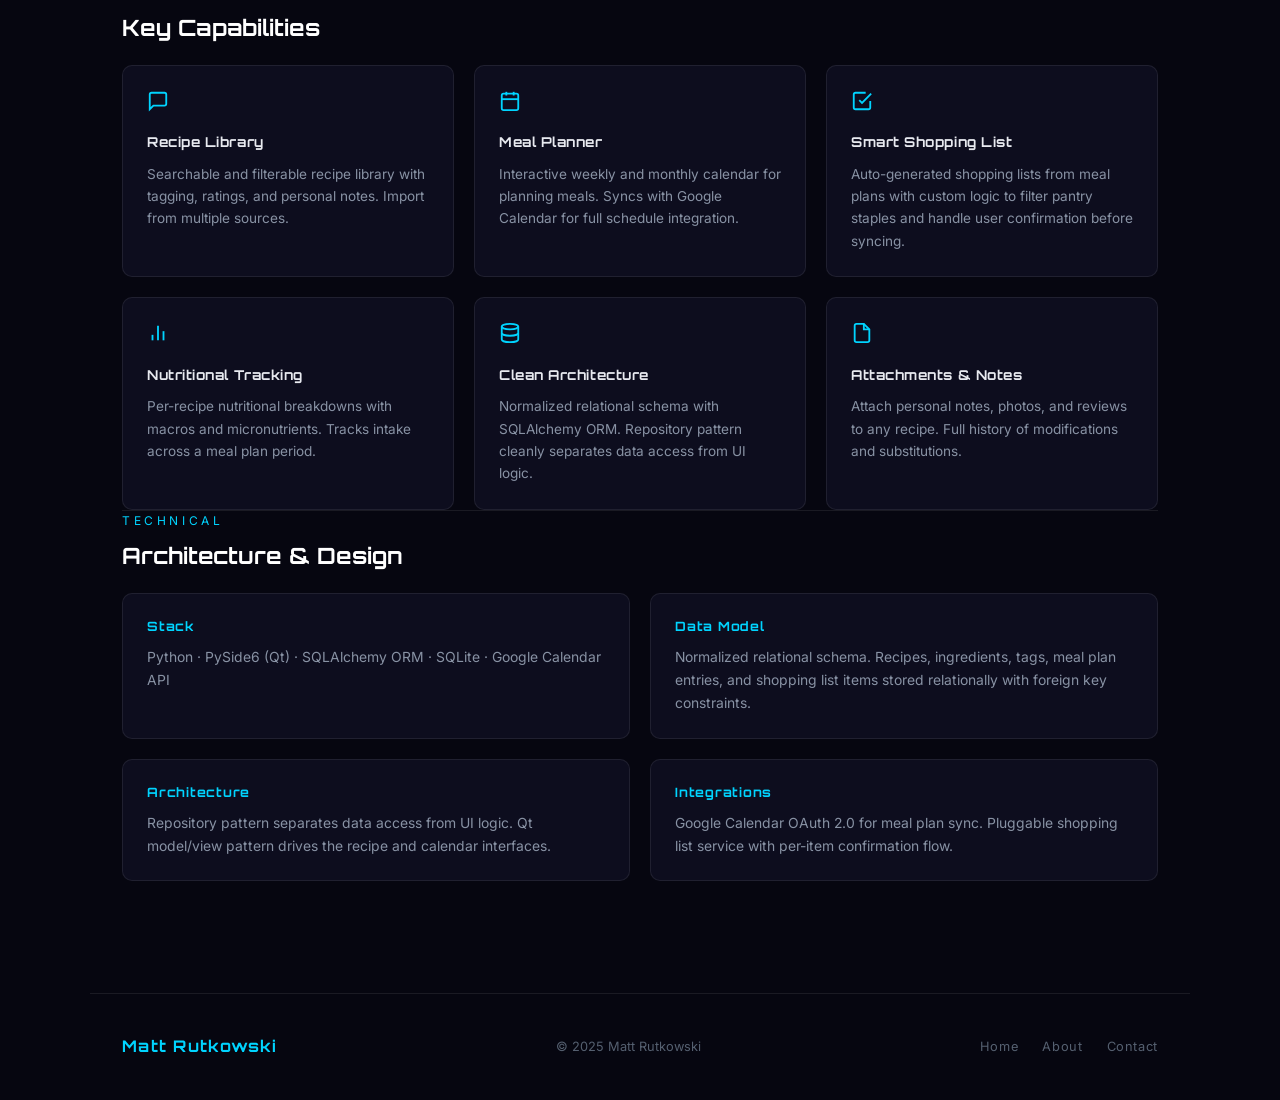
<file: public/recipe-manager.html>
<!DOCTYPE html>
<html lang="en">
<head>
  <meta charset="UTF-8" />
  <meta name="viewport" content="width=device-width, initial-scale=1.0" />
  <title>Recipe Manager – Matt Rutkowski</title>
  <link rel="preconnect" href="https://fonts.googleapis.com" />
  <link rel="preconnect" href="https://fonts.gstatic.com" crossorigin />
  <link href="https://fonts.googleapis.com/css2?family=Orbitron:wght@400;700;900&family=Inter:wght@300;400;500;600&display=swap" rel="stylesheet" />
  <link rel="stylesheet" href="../assets/css/style.css" />
</head>
<body>

  <!-- NAVIGATION -->
  <nav class="nav scrolled" id="nav">
    <a href="../index.html" class="nav-brand">MR</a>
    <ul class="nav-links" id="navLinks">
      <li><a href="about.html">About</a></li>
      <li><a href="projects.html" style="color: var(--accent)">Projects</a></li>
      <li><a href="blog.html">Blog</a></li>
      <li><a href="contact.html" class="nav-cta">Contact</a></li>
    </ul>
    <div class="nav-toggle" id="navToggle" aria-label="Toggle menu">
      <span></span><span></span><span></span>
    </div>
  </nav>

  <!-- PAGE HERO -->
  <header class="page-hero">
    <a href="projects.html" class="project-back-link">
      <svg viewBox="0 0 24 24" fill="none" stroke="currentColor" stroke-width="2" width="16" height="16">
        <path d="M19 12H5M12 5l-7 7 7 7"/>
      </svg>
      All Projects
    </a>
    <div class="project-hero-meta">
      <span class="section-label">App · Python · Desktop</span>
      <span class="dev-badge">
        <span class="dev-badge-dot"></span>
        In Development
      </span>
    </div>
    <h1>Recipe Manager</h1>
    <p>
      A full-stack desktop application for managing recipes, planning meals,
      and automating grocery lists — built with Python, PySide6, and SQLAlchemy.
    </p>
    <div class="project-tech" style="margin-top: 1.25rem;">
      <span class="tech-tag">Python</span>
      <span class="tech-tag">PySide6</span>
      <span class="tech-tag">Qt</span>
      <span class="tech-tag">SQLAlchemy</span>
      <span class="tech-tag">SQLite</span>
      <span class="tech-tag">Google Calendar API</span>
    </div>
  </header>

  <!-- IN-DEVELOPMENT BANNER -->
  <div class="dev-banner">
    <svg viewBox="0 0 24 24" fill="none" stroke="currentColor" stroke-width="2" width="18" height="18">
      <circle cx="12" cy="12" r="10"/><line x1="12" y1="8" x2="12" y2="12"/><line x1="12" y1="16" x2="12.01" y2="16"/>
    </svg>
    This project is currently under active development. Screenshots, demos, and full documentation will be added as the project matures.
  </div>

  <main class="section" style="padding-top: 3rem;">

    <!-- OVERVIEW -->
    <div class="project-detail-section reveal">
      <span class="section-label">Overview</span>
      <h2 class="section-title" style="font-size: 1.4rem; margin-bottom: 1.5rem;">What it does</h2>
      <div class="project-detail-body">
        <!-- TODO: Replace with project overview text -->
        <p class="placeholder-text">
          A full-stack desktop application built with Python, PySide6, and SQLAlchemy.
          Features a searchable and filterable recipe library, an interactive meal planning
          calendar, and a recipe detail view with ingredient check-off, step-by-step
          instructions, and nutritional tracking. Supports recipe import from multiple
          sources and integrates with Google Calendar and a smart shopping list service.
        </p>
      </div>
    </div>

    <hr class="section-divider" />

    <!-- SCREENSHOTS -->
    <div class="project-detail-section reveal">
      <span class="section-label">Screenshots</span>
      <h2 class="section-title" style="font-size: 1.4rem; margin-bottom: 1.5rem;">Interface</h2>
      <div class="screenshot-grid">

        <figure class="screenshot-slot">
          <!-- TODO: Replace src with actual screenshot -->
          <!-- <img src="../assets/images/recipe-manager-library.png" alt="Recipe Library" /> -->
          <div class="img-placeholder">
            <svg viewBox="0 0 24 24" fill="none" stroke="currentColor" stroke-width="1.5" width="36" height="36">
              <rect x="3" y="3" width="18" height="18" rx="2"/><circle cx="8.5" cy="8.5" r="1.5"/>
              <polyline points="21 15 16 10 5 21"/>
            </svg>
            <span>Recipe Library</span>
          </div>
          <figcaption>Recipe library view with search and filter</figcaption>
        </figure>

        <figure class="screenshot-slot">
          <!-- TODO: Replace with actual screenshot -->
          <!-- <img src="../assets/images/recipe-manager-calendar.png" alt="Meal Planner" /> -->
          <div class="img-placeholder">
            <svg viewBox="0 0 24 24" fill="none" stroke="currentColor" stroke-width="1.5" width="36" height="36">
              <rect x="3" y="3" width="18" height="18" rx="2"/><circle cx="8.5" cy="8.5" r="1.5"/>
              <polyline points="21 15 16 10 5 21"/>
            </svg>
            <span>Meal Planner</span>
          </div>
          <figcaption>Interactive meal planning calendar</figcaption>
        </figure>

        <figure class="screenshot-slot">
          <!-- TODO: Replace with actual screenshot -->
          <!-- <img src="../assets/images/recipe-manager-detail.png" alt="Recipe Detail" /> -->
          <div class="img-placeholder">
            <svg viewBox="0 0 24 24" fill="none" stroke="currentColor" stroke-width="1.5" width="36" height="36">
              <rect x="3" y="3" width="18" height="18" rx="2"/><circle cx="8.5" cy="8.5" r="1.5"/>
              <polyline points="21 15 16 10 5 21"/>
            </svg>
            <span>Recipe Detail</span>
          </div>
          <figcaption>Recipe detail with ingredient check-off and nutrition</figcaption>
        </figure>

        <figure class="screenshot-slot">
          <!-- TODO: Replace with actual screenshot -->
          <!-- <img src="../assets/images/recipe-manager-shopping.png" alt="Shopping List" /> -->
          <div class="img-placeholder">
            <svg viewBox="0 0 24 24" fill="none" stroke="currentColor" stroke-width="1.5" width="36" height="36">
              <rect x="3" y="3" width="18" height="18" rx="2"/><circle cx="8.5" cy="8.5" r="1.5"/>
              <polyline points="21 15 16 10 5 21"/>
            </svg>
            <span>Shopping List</span>
          </div>
          <figcaption>Auto-generated smart shopping list</figcaption>
        </figure>

      </div>
    </div>

    <hr class="section-divider" />

    <!-- FEATURES -->
    <div class="project-detail-section reveal">
      <span class="section-label">Features</span>
      <h2 class="section-title" style="font-size: 1.4rem; margin-bottom: 1.5rem;">Key Capabilities</h2>
      <div class="feature-grid">

        <div class="feature-card">
          <div class="feature-icon">
            <svg viewBox="0 0 24 24" fill="none" stroke="currentColor" stroke-width="2" width="22" height="22">
              <path d="M21 15a2 2 0 01-2 2H7l-4 4V5a2 2 0 012-2h14a2 2 0 012 2z"/>
            </svg>
          </div>
          <h3>Recipe Library</h3>
          <!-- TODO: Add detail text -->
          <p class="placeholder-text">Searchable and filterable recipe library with tagging, ratings, and personal notes. Import from multiple sources.</p>
        </div>

        <div class="feature-card">
          <div class="feature-icon">
            <svg viewBox="0 0 24 24" fill="none" stroke="currentColor" stroke-width="2" width="22" height="22">
              <rect x="3" y="4" width="18" height="18" rx="2" ry="2"/><line x1="16" y1="2" x2="16" y2="6"/><line x1="8" y1="2" x2="8" y2="6"/><line x1="3" y1="10" x2="21" y2="10"/>
            </svg>
          </div>
          <h3>Meal Planner</h3>
          <!-- TODO: Add detail text -->
          <p class="placeholder-text">Interactive weekly and monthly calendar for planning meals. Syncs with Google Calendar for full schedule integration.</p>
        </div>

        <div class="feature-card">
          <div class="feature-icon">
            <svg viewBox="0 0 24 24" fill="none" stroke="currentColor" stroke-width="2" width="22" height="22">
              <path d="M9 11l3 3L22 4"/><path d="M21 12v7a2 2 0 01-2 2H5a2 2 0 01-2-2V5a2 2 0 012-2h11"/>
            </svg>
          </div>
          <h3>Smart Shopping List</h3>
          <!-- TODO: Add detail text -->
          <p class="placeholder-text">Auto-generated shopping lists from meal plans with custom logic to filter pantry staples and handle user confirmation before syncing.</p>
        </div>

        <div class="feature-card">
          <div class="feature-icon">
            <svg viewBox="0 0 24 24" fill="none" stroke="currentColor" stroke-width="2" width="22" height="22">
              <line x1="18" y1="20" x2="18" y2="10"/><line x1="12" y1="20" x2="12" y2="4"/><line x1="6" y1="20" x2="6" y2="14"/>
            </svg>
          </div>
          <h3>Nutritional Tracking</h3>
          <!-- TODO: Add detail text -->
          <p class="placeholder-text">Per-recipe nutritional breakdowns with macros and micronutrients. Tracks intake across a meal plan period.</p>
        </div>

        <div class="feature-card">
          <div class="feature-icon">
            <svg viewBox="0 0 24 24" fill="none" stroke="currentColor" stroke-width="2" width="22" height="22">
              <ellipse cx="12" cy="5" rx="9" ry="3"/><path d="M21 12c0 1.66-4 3-9 3s-9-1.34-9-3"/><path d="M3 5v14c0 1.66 4 3 9 3s9-1.34 9-3V5"/>
            </svg>
          </div>
          <h3>Clean Architecture</h3>
          <!-- TODO: Add detail text -->
          <p class="placeholder-text">Normalized relational schema with SQLAlchemy ORM. Repository pattern cleanly separates data access from UI logic.</p>
        </div>

        <div class="feature-card">
          <div class="feature-icon">
            <svg viewBox="0 0 24 24" fill="none" stroke="currentColor" stroke-width="2" width="22" height="22">
              <path d="M14 2H6a2 2 0 00-2 2v16a2 2 0 002 2h12a2 2 0 002-2V8z"/><polyline points="14 2 14 8 20 8"/>
            </svg>
          </div>
          <h3>Attachments & Notes</h3>
          <!-- TODO: Add detail text -->
          <p class="placeholder-text">Attach personal notes, photos, and reviews to any recipe. Full history of modifications and substitutions.</p>
        </div>

      </div>
    </div>

    <hr class="section-divider" />

    <!-- TECHNICAL DEEP DIVE -->
    <div class="project-detail-section reveal">
      <span class="section-label">Technical</span>
      <h2 class="section-title" style="font-size: 1.4rem; margin-bottom: 1.5rem;">Architecture & Design</h2>
      <div class="tech-detail-grid">
        <div class="tech-detail-block">
          <h4>Stack</h4>
          <!-- TODO: Expand with architecture diagram or detailed text -->
          <p class="placeholder-text">Python · PySide6 (Qt) · SQLAlchemy ORM · SQLite · Google Calendar API</p>
        </div>
        <div class="tech-detail-block">
          <h4>Data Model</h4>
          <!-- TODO: Add schema diagram or description -->
          <p class="placeholder-text">Normalized relational schema. Recipes, ingredients, tags, meal plan entries, and shopping list items stored relationally with foreign key constraints.</p>
        </div>
        <div class="tech-detail-block">
          <h4>Architecture</h4>
          <!-- TODO: Add more detail -->
          <p class="placeholder-text">Repository pattern separates data access from UI logic. Qt model/view pattern drives the recipe and calendar interfaces.</p>
        </div>
        <div class="tech-detail-block">
          <h4>Integrations</h4>
          <!-- TODO: Expand -->
          <p class="placeholder-text">Google Calendar OAuth 2.0 for meal plan sync. Pluggable shopping list service with per-item confirmation flow.</p>
        </div>
      </div>
    </div>

  </main>

  <!-- FOOTER -->
  <footer class="footer">
    <div class="footer-brand">Matt Rutkowski</div>
    <span class="footer-copy">© 2025 Matt Rutkowski</span>
    <div class="footer-links">
      <a href="../index.html">Home</a>
      <a href="about.html">About</a>
      <a href="contact.html">Contact</a>
    </div>
  </footer>

  <script src="../assets/js/main.js"></script>
</body>
</html>
</file>
<file: assets/css/style.css>
/* ========================================
   GLOBAL RESET & BASE
   ======================================== */
*, *::before, *::after {
  margin: 0;
  padding: 0;
  box-sizing: border-box;
}

html {
  scroll-behavior: smooth;
  font-size: 16px;
}

body {
  background: #060610;
  color: #e8eaf0;
  font-family: 'Inter', system-ui, -apple-system, sans-serif;
  overflow-x: hidden;
  line-height: 1.6;
}

a {
  color: inherit;
  text-decoration: none;
}

img {
  max-width: 100%;
  display: block;
}

/* ========================================
   CSS VARIABLES
   ======================================== */
:root {
  --bg: #060610;
  --bg-card: #0d0d1e;
  --bg-card-hover: #12122a;
  --accent: #00d4ff;
  --accent-dim: rgba(0, 212, 255, 0.15);
  --accent-glow: rgba(0, 212, 255, 0.4);
  --text-primary: #e8eaf0;
  --text-secondary: #8892a4;
  --text-muted: #556070;
  --border: rgba(255, 255, 255, 0.08);
  --border-accent: rgba(0, 212, 255, 0.3);
  --nav-height: 70px;
}

/* ========================================
   NAVIGATION
   ======================================== */
.nav {
  position: fixed;
  top: 0;
  left: 0;
  right: 0;
  height: var(--nav-height);
  z-index: 1000;
  display: flex;
  align-items: center;
  justify-content: space-between;
  padding: 0 2.5rem;
  transition: background 0.3s ease, backdrop-filter 0.3s ease;
}

.nav.scrolled {
  background: rgba(6, 6, 16, 0.92);
  backdrop-filter: blur(12px);
  border-bottom: 1px solid var(--border);
}

.nav-brand {
  font-family: 'Orbitron', monospace;
  font-weight: 700;
  font-size: 1.4rem;
  letter-spacing: 0.1em;
  color: var(--accent);
  text-shadow: 0 0 20px var(--accent-glow);
}

.nav-links {
  display: flex;
  list-style: none;
  gap: 2.5rem;
  align-items: center;
}

.nav-links a {
  font-size: 0.85rem;
  font-weight: 500;
  letter-spacing: 0.12em;
  text-transform: uppercase;
  color: var(--text-secondary);
  transition: color 0.2s ease;
  position: relative;
}

.nav-links a::after {
  content: '';
  position: absolute;
  bottom: -4px;
  left: 0;
  width: 0;
  height: 1px;
  background: var(--accent);
  transition: width 0.2s ease;
}

.nav-links a:hover {
  color: var(--text-primary);
}

.nav-links a:hover::after {
  width: 100%;
}

.nav-links .nav-cta {
  color: var(--accent);
  border: 1px solid var(--border-accent);
  padding: 0.4rem 1rem;
  border-radius: 4px;
  transition: background 0.2s ease, color 0.2s ease, box-shadow 0.2s ease;
}

.nav-links .nav-cta:hover {
  background: var(--accent-dim);
  box-shadow: 0 0 15px var(--accent-glow);
  color: var(--accent);
}

.nav-links .nav-cta::after {
  display: none;
}

/* Hamburger (mobile) */
.nav-toggle {
  display: none;
  flex-direction: column;
  gap: 5px;
  cursor: pointer;
  padding: 5px;
}

.nav-toggle span {
  display: block;
  width: 24px;
  height: 2px;
  background: var(--text-primary);
  transition: all 0.3s ease;
}

/* ========================================
   HERO SECTION
   ======================================== */
.hero {
  position: relative;
  width: 100%;
  height: 100vh;
  min-height: 700px;
  display: flex;
  align-items: center;
  justify-content: center;
  overflow: hidden;
}

#starfield {
  position: absolute;
  inset: 0;
  z-index: 0;
}

/* ---- Space Scene (Earth + Orbits) ---- */
.space-scene {
  position: absolute;
  inset: 0;
  display: flex;
  align-items: center;
  justify-content: center;
  z-index: 1;
  pointer-events: none;
}

.earth-wrapper {
  position: absolute;
  top: 50%;
  left: 50%;
  width: 280px;
  height: 280px;
  margin-top: -140px;
  margin-left: -140px;
  display: flex;
  align-items: center;
  justify-content: center;
  z-index: 2;
}

/* Atmosphere outer glow */
.atmosphere {
  position: absolute;
  width: 340px;
  height: 340px;
  border-radius: 50%;
  background: radial-gradient(circle,
    transparent 38%,
    rgba(30, 120, 220, 0.12) 47%,
    rgba(0, 180, 255, 0.07) 55%,
    rgba(0, 100, 200, 0.03) 65%,
    transparent 75%
  );
  animation: atmosphere-pulse 6s ease-in-out infinite;
}

@keyframes atmosphere-pulse {
  0%, 100% { transform: scale(1); opacity: 0.8; }
  50% { transform: scale(1.03); opacity: 1; }
}

/* Earth canvas — JavaScript draws the sphere with live terminator */
#earthCanvas {
  display: block;
  width: 260px;
  height: 260px;
  border-radius: 50%;
  /* drop-shadow respects canvas transparency → glows around the sphere circle */
  filter:
    drop-shadow(0 0 18px rgba(0, 140, 255, 0.45))
    drop-shadow(0 0 50px rgba(0, 80, 200, 0.2));
  z-index: 2;
  position: relative;
}

/* ---- Orbit Rings + Satellites ---- */
.orbit-container {
  position: absolute;
  inset: 0;
  perspective: 700px;
}

.orbit-plane {
  position: absolute;
  top: 50%;
  left: 50%;
  border-radius: 50%;
  border: 1px solid rgba(100, 200, 255, 0.18);
  display: flex;
  align-items: flex-start;
  justify-content: center;
}

/* Orbit 1 - Near equatorial, small */
.orbit-1 {
  width: 380px;
  height: 380px;
  margin-top: -190px;
  margin-left: -190px;
  animation: spin-1 11s linear infinite;
}
@keyframes spin-1 {
  from { transform: rotateX(72deg) rotateZ(0deg); }
  to   { transform: rotateX(72deg) rotateZ(360deg); }
}

/* Orbit 2 - Inclined, medium */
.orbit-2 {
  width: 480px;
  height: 480px;
  margin-top: -240px;
  margin-left: -240px;
  border-color: rgba(100, 200, 255, 0.12);
  animation: spin-2 17s linear infinite;
}
@keyframes spin-2 {
  from { transform: rotateX(60deg) rotateZ(50deg) rotateY(0deg); }
  to   { transform: rotateX(60deg) rotateZ(50deg) rotateY(360deg); }
}

/* Orbit 3 - High altitude, near polar */
.orbit-3 {
  width: 570px;
  height: 570px;
  margin-top: -285px;
  margin-left: -285px;
  border-color: rgba(100, 200, 255, 0.08);
  animation: spin-3 24s linear infinite;
}
@keyframes spin-3 {
  from { transform: rotateX(82deg) rotateZ(-35deg) rotateY(0deg); }
  to   { transform: rotateX(82deg) rotateZ(-35deg) rotateY(360deg); }
}

/* Satellites */
.satellite {
  position: absolute;
  top: -7px;
  left: 50%;
  transform: translateX(-50%);
  display: flex;
  align-items: center;
  gap: 3px;
}

.sat-body {
  width: 10px;
  height: 6px;
  background: #c8d8f0;
  border-radius: 2px;
  box-shadow: 0 0 6px rgba(200, 220, 255, 0.8);
}

.sat-panel {
  width: 14px;
  height: 4px;
  background: rgba(0, 180, 255, 0.7);
  border: 1px solid rgba(0, 220, 255, 0.5);
  box-shadow: 0 0 4px rgba(0, 200, 255, 0.5);
  border-radius: 1px;
}

/* ---- Hero Content ---- */
.hero-content {
  position: relative;
  z-index: 10;
  text-align: center;
  padding: 0 1.5rem;
  /* Push content to the left half and up slightly */
  transform: translateY(-3vh);
}

.hero-eyebrow {
  font-size: 0.8rem;
  letter-spacing: 0.25em;
  text-transform: uppercase;
  color: var(--accent);
  margin-bottom: 1rem;
  opacity: 0;
  animation: fade-up 0.8s ease 0.3s forwards;
}

.hero-name {
  font-family: 'Orbitron', monospace;
  font-size: clamp(2.5rem, 6vw, 5rem);
  font-weight: 900;
  letter-spacing: 0.05em;
  color: #ffffff;
  text-shadow: 0 0 40px rgba(0, 212, 255, 0.25);
  line-height: 1.1;
  margin-bottom: 1rem;
  opacity: 0;
  animation: fade-up 0.8s ease 0.5s forwards;
}

.hero-tagline {
  font-size: clamp(0.9rem, 2vw, 1.1rem);
  font-weight: 300;
  color: var(--text-secondary);
  letter-spacing: 0.08em;
  margin-bottom: 2.5rem;
  opacity: 0;
  animation: fade-up 0.8s ease 0.7s forwards;
}

.hero-actions {
  display: flex;
  gap: 1rem;
  justify-content: center;
  flex-wrap: wrap;
  opacity: 0;
  animation: fade-up 0.8s ease 0.9s forwards;
}

/* ---- Buttons ---- */
.btn {
  display: inline-block;
  padding: 0.75rem 2rem;
  font-size: 0.85rem;
  font-weight: 500;
  letter-spacing: 0.1em;
  text-transform: uppercase;
  border-radius: 4px;
  transition: all 0.25s ease;
  cursor: pointer;
}

.btn-primary {
  background: var(--accent);
  color: #060610;
  border: 1px solid var(--accent);
}

.btn-primary:hover {
  background: transparent;
  color: var(--accent);
  box-shadow: 0 0 25px var(--accent-glow);
}

.btn-secondary {
  background: transparent;
  color: var(--text-primary);
  border: 1px solid var(--border);
}

.btn-secondary:hover {
  border-color: rgba(255,255,255,0.3);
  background: rgba(255,255,255,0.05);
}

/* ---- Scroll hint ---- */
.scroll-hint {
  position: absolute;
  bottom: 2rem;
  left: 50%;
  transform: translateX(-50%);
  display: flex;
  flex-direction: column;
  align-items: center;
  gap: 0.5rem;
  z-index: 10;
  opacity: 0;
  animation: fade-in 1s ease 1.5s forwards;
}

.scroll-hint span {
  font-size: 0.7rem;
  letter-spacing: 0.2em;
  text-transform: uppercase;
  color: var(--text-muted);
}

.scroll-arrow {
  width: 1px;
  height: 40px;
  background: linear-gradient(to bottom, var(--accent), transparent);
  animation: scroll-pulse 2s ease-in-out infinite;
}

@keyframes scroll-pulse {
  0%, 100% { opacity: 0.3; transform: scaleY(0.8); }
  50% { opacity: 1; transform: scaleY(1); }
}

/* ---- Animations ---- */
@keyframes fade-up {
  from { opacity: 0; transform: translateY(20px); }
  to   { opacity: 1; transform: translateY(0); }
}

@keyframes fade-in {
  from { opacity: 0; }
  to   { opacity: 1; }
}

/* ========================================
   SECTIONS (Shared)
   ======================================== */
.section {
  padding: 7rem 2rem;
  max-width: 1100px;
  margin: 0 auto;
}

.section-full {
  padding: 7rem 2rem;
}

.section-label {
  font-size: 0.75rem;
  letter-spacing: 0.3em;
  text-transform: uppercase;
  color: var(--accent);
  margin-bottom: 0.75rem;
  display: block;
}

.section-title {
  font-family: 'Orbitron', monospace;
  font-size: clamp(1.8rem, 4vw, 2.8rem);
  font-weight: 700;
  color: #ffffff;
  margin-bottom: 1.25rem;
  line-height: 1.2;
}

.section-body {
  color: var(--text-secondary);
  font-size: 1rem;
  max-width: 600px;
  line-height: 1.8;
}

.section-divider {
  border: none;
  border-top: 1px solid var(--border);
  margin: 0;
}

/* ========================================
   ABOUT PREVIEW (Homepage)
   ======================================== */
.about-preview {
  background: linear-gradient(180deg, #060610 0%, #0a0a1a 100%);
}

.about-preview-inner {
  max-width: 1100px;
  margin: 0 auto;
  padding: 7rem 2rem;
  display: grid;
  grid-template-columns: 1fr 1fr;
  gap: 5rem;
  align-items: center;
}

.about-photo {
  position: relative;
}

.about-photo img {
  width: 100%;
  max-width: 380px;
  border-radius: 8px;
  filter: grayscale(20%);
  transition: filter 0.3s ease;
}

.about-photo img:hover {
  filter: grayscale(0%);
}

.about-photo::before {
  content: '';
  position: absolute;
  inset: -2px;
  border-radius: 10px;
  background: linear-gradient(135deg, var(--accent), transparent 60%);
  z-index: -1;
  opacity: 0.4;
}

.about-text p {
  color: var(--text-secondary);
  line-height: 1.85;
  margin-bottom: 1.25rem;
  font-size: 0.97rem;
}

.skill-tags {
  display: flex;
  flex-wrap: wrap;
  gap: 0.5rem;
  margin-top: 1.75rem;
  margin-bottom: 2rem;
}

.skill-tag {
  font-size: 0.78rem;
  letter-spacing: 0.05em;
  padding: 0.35rem 0.85rem;
  border: 1px solid var(--border-accent);
  border-radius: 3px;
  color: var(--accent);
  background: var(--accent-dim);
}

/* ========================================
   PROJECTS GRID (Homepage + Projects page)
   ======================================== */
.projects-section {
  background: #0a0a1a;
}

.projects-grid {
  display: grid;
  grid-template-columns: repeat(auto-fit, minmax(300px, 1fr));
  gap: 1.5rem;
  margin-top: 3rem;
}

.project-card {
  background: var(--bg-card);
  border: 1px solid var(--border);
  border-radius: 8px;
  padding: 1.75rem;
  transition: border-color 0.25s ease, transform 0.25s ease, box-shadow 0.25s ease;
  position: relative;
  overflow: hidden;
}

.project-card::before {
  content: '';
  position: absolute;
  top: 0;
  left: 0;
  right: 0;
  height: 2px;
  background: linear-gradient(90deg, var(--accent), transparent);
  opacity: 0;
  transition: opacity 0.25s ease;
}

.project-card:hover {
  border-color: var(--border-accent);
  transform: translateY(-4px);
  box-shadow: 0 12px 40px rgba(0, 0, 0, 0.4), 0 0 20px rgba(0, 212, 255, 0.05);
}

.project-card:hover::before {
  opacity: 1;
}

.project-category {
  font-size: 0.72rem;
  letter-spacing: 0.2em;
  text-transform: uppercase;
  color: var(--accent);
  margin-bottom: 0.75rem;
}

.project-card h3 {
  font-family: 'Orbitron', monospace;
  font-size: 1.05rem;
  font-weight: 600;
  color: #ffffff;
  margin-bottom: 0.75rem;
}

.project-card p {
  font-size: 0.9rem;
  color: var(--text-secondary);
  line-height: 1.7;
  margin-bottom: 1.25rem;
}

.project-tech {
  display: flex;
  flex-wrap: wrap;
  gap: 0.4rem;
  margin-bottom: 1.5rem;
}

.tech-tag {
  font-size: 0.72rem;
  padding: 0.2rem 0.6rem;
  background: rgba(255,255,255,0.05);
  border: 1px solid var(--border);
  border-radius: 3px;
  color: var(--text-muted);
  letter-spacing: 0.03em;
}

.project-links {
  display: flex;
  gap: 1rem;
}

.project-link {
  font-size: 0.8rem;
  letter-spacing: 0.05em;
  color: var(--text-secondary);
  display: flex;
  align-items: center;
  gap: 0.3rem;
  transition: color 0.2s ease;
}

.project-link:hover {
  color: var(--accent);
}

.project-link svg {
  width: 14px;
  height: 14px;
}

/* ========================================
   CONTACT CTA (Homepage)
   ======================================== */
.contact-cta {
  background: linear-gradient(180deg, #0a0a1a 0%, #060610 100%);
  text-align: center;
  padding: 8rem 2rem;
}

.contact-cta .section-title {
  margin-bottom: 1rem;
}

.contact-cta p {
  color: var(--text-secondary);
  margin-bottom: 2.5rem;
  font-size: 1rem;
}

/* ========================================
   PAGE HERO (inner pages)
   ======================================== */
.page-hero {
  padding: calc(var(--nav-height) + 5rem) 2rem 5rem;
  max-width: 1100px;
  margin: 0 auto;
  border-bottom: 1px solid var(--border);
}

.page-hero .section-label {
  display: inline-block;
  margin-bottom: 0.75rem;
}

.page-hero h1 {
  font-family: 'Orbitron', monospace;
  font-size: clamp(2rem, 5vw, 3.5rem);
  font-weight: 900;
  color: #ffffff;
  margin-bottom: 1rem;
}

.page-hero p {
  color: var(--text-secondary);
  font-size: 1.05rem;
  max-width: 600px;
  line-height: 1.8;
}

/* ========================================
   ABOUT PAGE
   ======================================== */
.about-grid {
  display: grid;
  grid-template-columns: 340px 1fr;
  gap: 5rem;
  align-items: start;
}

.about-sidebar-img {
  width: 100%;
  border-radius: 8px;
  border: 1px solid var(--border);
}

.about-sidebar-meta {
  margin-top: 1.5rem;
}

.meta-item {
  display: flex;
  flex-direction: column;
  padding: 0.85rem 0;
  border-bottom: 1px solid var(--border);
}

.meta-label {
  font-size: 0.72rem;
  letter-spacing: 0.15em;
  text-transform: uppercase;
  color: var(--text-muted);
  margin-bottom: 0.25rem;
}

.meta-value {
  font-size: 0.9rem;
  color: var(--text-secondary);
}

.meta-value a {
  color: var(--accent);
  transition: opacity 0.2s;
}

.meta-value a:hover {
  opacity: 0.8;
}

.about-body h2 {
  font-family: 'Orbitron', monospace;
  font-size: 1.3rem;
  font-weight: 600;
  color: #ffffff;
  margin-bottom: 1rem;
  margin-top: 2.5rem;
}

.about-body h2:first-child {
  margin-top: 0;
}

.about-body p {
  color: var(--text-secondary);
  line-height: 1.85;
  margin-bottom: 1.1rem;
  font-size: 0.97rem;
}

/* Experience Timeline */
.timeline {
  margin-top: 1.25rem;
  position: relative;
}

.timeline::before {
  content: '';
  position: absolute;
  left: 0;
  top: 6px;
  bottom: 0;
  width: 1px;
  background: var(--border);
}

.timeline-item {
  padding-left: 1.75rem;
  margin-bottom: 2.25rem;
  position: relative;
}

.timeline-item::before {
  content: '';
  position: absolute;
  left: -4px;
  top: 6px;
  width: 9px;
  height: 9px;
  border-radius: 50%;
  background: var(--accent);
  box-shadow: 0 0 8px var(--accent-glow);
}

.timeline-date {
  font-size: 0.75rem;
  letter-spacing: 0.1em;
  color: var(--accent);
  text-transform: uppercase;
  margin-bottom: 0.3rem;
}

.timeline-role {
  font-size: 1rem;
  font-weight: 600;
  color: #ffffff;
  margin-bottom: 0.2rem;
}

.timeline-company {
  font-size: 0.85rem;
  color: var(--text-muted);
  margin-bottom: 0.5rem;
}

.timeline-desc {
  font-size: 0.9rem;
  color: var(--text-secondary);
  line-height: 1.7;
}

/* Skills grid */
.skills-grid {
  display: grid;
  grid-template-columns: repeat(auto-fit, minmax(200px, 1fr));
  gap: 1rem;
  margin-top: 1.25rem;
}

.skill-group h4 {
  font-size: 0.78rem;
  letter-spacing: 0.15em;
  text-transform: uppercase;
  color: var(--accent);
  margin-bottom: 0.75rem;
}

.skill-group ul {
  list-style: none;
}

.skill-group li {
  font-size: 0.9rem;
  color: var(--text-secondary);
  padding: 0.3rem 0;
  border-bottom: 1px solid var(--border);
  display: flex;
  align-items: center;
  gap: 0.5rem;
}

.skill-group li::before {
  content: '›';
  color: var(--accent);
  font-size: 1rem;
}

/* Education */
.edu-item {
  padding: 1.25rem;
  border: 1px solid var(--border);
  border-radius: 6px;
  margin-bottom: 1rem;
  background: var(--bg-card);
  transition: border-color 0.2s ease;
}

.edu-item:hover {
  border-color: var(--border-accent);
}

.edu-degree {
  font-weight: 600;
  color: #ffffff;
  font-size: 0.97rem;
  margin-bottom: 0.25rem;
}

.edu-school {
  color: var(--accent);
  font-size: 0.88rem;
  margin-bottom: 0.2rem;
}

.edu-year {
  font-size: 0.8rem;
  color: var(--text-muted);
}

/* ========================================
   CONTACT PAGE
   ======================================== */
.contact-layout {
  display: grid;
  grid-template-columns: 1fr 1.5fr;
  gap: 5rem;
  align-items: start;
  margin-top: 4rem;
}

.contact-info h3 {
  font-family: 'Orbitron', monospace;
  font-size: 1rem;
  color: #ffffff;
  margin-bottom: 1.25rem;
}

.contact-item {
  display: flex;
  align-items: flex-start;
  gap: 1rem;
  margin-bottom: 1.5rem;
  padding-bottom: 1.5rem;
  border-bottom: 1px solid var(--border);
}

.contact-icon {
  width: 40px;
  height: 40px;
  background: var(--accent-dim);
  border: 1px solid var(--border-accent);
  border-radius: 6px;
  display: flex;
  align-items: center;
  justify-content: center;
  flex-shrink: 0;
}

.contact-icon svg {
  width: 18px;
  height: 18px;
  color: var(--accent);
}

.contact-item-label {
  font-size: 0.75rem;
  letter-spacing: 0.12em;
  text-transform: uppercase;
  color: var(--text-muted);
  margin-bottom: 0.25rem;
}

.contact-item-value {
  font-size: 0.93rem;
  color: var(--text-secondary);
}

.contact-item-value a {
  color: var(--text-secondary);
  transition: color 0.2s ease;
}

.contact-item-value a:hover {
  color: var(--accent);
}

/* Contact Form */
.contact-form {
  display: flex;
  flex-direction: column;
  gap: 1.25rem;
}

.form-row {
  display: grid;
  grid-template-columns: 1fr 1fr;
  gap: 1.25rem;
}

.form-group {
  display: flex;
  flex-direction: column;
  gap: 0.5rem;
}

.form-group label {
  font-size: 0.78rem;
  letter-spacing: 0.1em;
  text-transform: uppercase;
  color: var(--text-muted);
}

.form-group input,
.form-group textarea,
.form-group select {
  background: var(--bg-card);
  border: 1px solid var(--border);
  border-radius: 4px;
  padding: 0.75rem 1rem;
  color: var(--text-primary);
  font-family: inherit;
  font-size: 0.93rem;
  transition: border-color 0.2s ease, box-shadow 0.2s ease;
  outline: none;
}

.form-group input:focus,
.form-group textarea:focus {
  border-color: var(--border-accent);
  box-shadow: 0 0 0 3px rgba(0, 212, 255, 0.08);
}

.form-group textarea {
  resize: vertical;
  min-height: 140px;
}

/* ========================================
   BLOG PAGE
   ======================================== */
.blog-grid {
  display: grid;
  gap: 1.5rem;
  margin-top: 3rem;
}

.blog-card {
  background: var(--bg-card);
  border: 1px solid var(--border);
  border-radius: 8px;
  padding: 1.75rem 2rem;
  display: grid;
  grid-template-columns: 1fr auto;
  gap: 2rem;
  align-items: center;
  transition: border-color 0.25s ease, transform 0.25s ease;
}

.blog-card:hover {
  border-color: var(--border-accent);
  transform: translateX(4px);
}

.blog-tag {
  font-size: 0.72rem;
  letter-spacing: 0.15em;
  text-transform: uppercase;
  color: var(--accent);
  margin-bottom: 0.5rem;
}

.blog-card h3 {
  font-family: 'Orbitron', monospace;
  font-size: 1.05rem;
  color: #ffffff;
  margin-bottom: 0.5rem;
  transition: color 0.2s ease;
}

.blog-card:hover h3 {
  color: var(--accent);
}

.blog-card p {
  font-size: 0.9rem;
  color: var(--text-secondary);
  line-height: 1.7;
}

.blog-meta {
  text-align: right;
  flex-shrink: 0;
}

.blog-date {
  font-size: 0.8rem;
  color: var(--text-muted);
  margin-bottom: 0.5rem;
  white-space: nowrap;
}

.blog-read-time {
  font-size: 0.75rem;
  color: var(--text-muted);
}

.blog-coming-soon {
  text-align: center;
  padding: 5rem 2rem;
  color: var(--text-muted);
}

.blog-coming-soon p {
  font-size: 0.9rem;
  line-height: 1.8;
}

/* ========================================
   PROJECT DETAIL PAGES
   ======================================== */

/* Back link */
.project-back-link {
  display: inline-flex;
  align-items: center;
  gap: 0.4rem;
  font-size: 0.8rem;
  color: var(--text-muted);
  text-decoration: none;
  margin-bottom: 1.5rem;
  letter-spacing: 0.05em;
  transition: color 0.2s;
}
.project-back-link:hover { color: var(--accent); }

/* Hero meta row */
.project-hero-meta {
  display: flex;
  align-items: center;
  gap: 1rem;
  margin-bottom: 0.6rem;
}

/* "In Development" badge */
.dev-badge {
  display: inline-flex;
  align-items: center;
  gap: 0.45rem;
  font-size: 0.7rem;
  font-weight: 600;
  letter-spacing: 0.08em;
  text-transform: uppercase;
  color: #f59e0b;
  background: rgba(245, 158, 11, 0.1);
  border: 1px solid rgba(245, 158, 11, 0.3);
  border-radius: 20px;
  padding: 0.25rem 0.7rem;
}
.dev-badge-dot {
  width: 6px;
  height: 6px;
  border-radius: 50%;
  background: #f59e0b;
  box-shadow: 0 0 6px #f59e0b;
  animation: dev-pulse 2s ease-in-out infinite;
}
@keyframes dev-pulse {
  0%, 100% { opacity: 1; }
  50% { opacity: 0.4; }
}

/* Banner below hero */
.dev-banner {
  display: flex;
  align-items: center;
  gap: 0.75rem;
  background: rgba(245, 158, 11, 0.07);
  border-top: 1px solid rgba(245, 158, 11, 0.2);
  border-bottom: 1px solid rgba(245, 158, 11, 0.2);
  color: rgba(245, 158, 11, 0.85);
  font-size: 0.85rem;
  padding: 0.85rem 2rem;
}

/* Section wrapper */
.project-detail-section {
  margin-bottom: 0;
}
.project-detail-body p {
  font-size: 1rem;
  line-height: 1.8;
  color: var(--text-secondary);
  max-width: 750px;
}

/* Hardware / material bullet list */
.hardware-list {
  list-style: none;
  padding: 0;
  margin: 0;
  display: flex;
  flex-direction: column;
  gap: 0.5rem;
  max-width: 600px;
}
.hardware-list li {
  display: flex;
  align-items: center;
  gap: 0.65rem;
  font-size: 0.95rem;
  color: var(--text-secondary);
  padding: 0.5rem 0.75rem;
  background: var(--bg-card);
  border: 1px solid var(--border);
  border-radius: 6px;
}
.hardware-list li::before {
  content: '';
  width: 6px;
  height: 6px;
  border-radius: 50%;
  background: var(--accent);
  flex-shrink: 0;
}
.hardware-list + * {
  margin-top: 2rem;
}

.hardware-list {
  margin-bottom: 1.5rem;
}

/* Screenshot / photo grid */
.screenshot-grid {
  display: grid;
  grid-template-columns: repeat(2, 1fr);
  gap: 1.5rem;
}
.screenshot-slot {
  margin: 0;
}
.screenshot-slot img {
  width: 100%;
  aspect-ratio: 16 / 9;
  object-fit: cover;
  border-radius: 8px;
  border: 1px solid var(--border);
  display: block;
}
.img-placeholder {
  width: 100%;
  aspect-ratio: 16 / 9;
  background: var(--bg-card);
  border: 1px dashed var(--border-accent);
  border-radius: 8px;
  display: flex;
  flex-direction: column;
  align-items: center;
  justify-content: center;
  gap: 0.6rem;
  color: var(--text-muted);
}
.img-placeholder span {
  font-size: 0.78rem;
  letter-spacing: 0.06em;
  text-transform: uppercase;
}
.screenshot-slot figcaption {
  font-size: 0.78rem;
  color: var(--text-muted);
  margin-top: 0.5rem;
  text-align: center;
}

/* Feature cards grid */
.feature-grid {
  display: grid;
  grid-template-columns: repeat(3, 1fr);
  gap: 1.25rem;
}
.feature-card {
  background: var(--bg-card);
  border: 1px solid var(--border);
  border-radius: 10px;
  padding: 1.5rem;
  transition: border-color 0.2s;
}
.feature-card:hover { border-color: var(--border-accent); }
.feature-icon {
  color: var(--accent);
  margin-bottom: 0.75rem;
}
.feature-card h3 {
  font-family: 'Orbitron', monospace;
  font-size: 0.85rem;
  font-weight: 700;
  letter-spacing: 0.04em;
  margin-bottom: 0.6rem;
}
.feature-card p {
  font-size: 0.85rem;
  line-height: 1.65;
  color: var(--text-secondary);
  margin: 0;
}

/* Technical detail blocks */
.tech-detail-grid {
  display: grid;
  grid-template-columns: repeat(2, 1fr);
  gap: 1.25rem;
}
.tech-detail-block {
  background: var(--bg-card);
  border: 1px solid var(--border);
  border-radius: 10px;
  padding: 1.4rem 1.5rem;
}
.tech-detail-block h4 {
  font-family: 'Orbitron', monospace;
  font-size: 0.8rem;
  font-weight: 700;
  letter-spacing: 0.06em;
  color: var(--accent);
  margin-bottom: 0.6rem;
}
.tech-detail-block p {
  font-size: 0.87rem;
  line-height: 1.65;
  color: var(--text-secondary);
  margin: 0;
}

/* Placeholder text style — visually normal, class marks TODO slots for future editing */

/* Responsive: project detail */
@media (max-width: 900px) {
  .feature-grid {
    grid-template-columns: repeat(2, 1fr);
  }
}
@media (max-width: 600px) {
  .screenshot-grid,
  .tech-detail-grid {
    grid-template-columns: 1fr;
  }
  .feature-grid {
    grid-template-columns: 1fr;
  }
  .dev-banner {
    padding: 0.85rem 1rem;
    font-size: 0.8rem;
  }
}

/* ========================================
   FOOTER
   ======================================== */
.footer {
  border-top: 1px solid var(--border);
  padding: 2.5rem 2rem;
  display: flex;
  align-items: center;
  justify-content: space-between;
  flex-wrap: wrap;
  gap: 1rem;
  max-width: 1100px;
  margin: 0 auto;
}

.footer-brand {
  font-family: 'Orbitron', monospace;
  font-size: 1rem;
  font-weight: 700;
  color: var(--accent);
  letter-spacing: 0.08em;
}

.footer-copy {
  font-size: 0.8rem;
  color: var(--text-muted);
}

.footer-links {
  display: flex;
  gap: 1.5rem;
}

.footer-links a {
  font-size: 0.8rem;
  color: var(--text-muted);
  transition: color 0.2s ease;
  letter-spacing: 0.05em;
}

.footer-links a:hover {
  color: var(--accent);
}

/* ========================================
   SCROLL REVEAL
   ======================================== */
.reveal {
  opacity: 0;
  transform: translateY(24px);
  transition: opacity 0.7s ease, transform 0.7s ease;
}

.reveal.visible {
  opacity: 1;
  transform: translateY(0);
}

/* ========================================
   RESPONSIVE
   ======================================== */
@media (max-width: 768px) {
  .nav-links {
    display: none;
    position: fixed;
    top: var(--nav-height);
    left: 0;
    right: 0;
    background: rgba(6, 6, 16, 0.98);
    flex-direction: column;
    padding: 2rem;
    gap: 1.5rem;
    border-bottom: 1px solid var(--border);
  }

  .nav-links.open {
    display: flex;
  }

  .nav-toggle {
    display: flex;
  }

  .about-preview-inner {
    grid-template-columns: 1fr;
    gap: 3rem;
  }

  .about-grid {
    grid-template-columns: 1fr;
  }

  .contact-layout {
    grid-template-columns: 1fr;
    gap: 3rem;
  }

  .form-row {
    grid-template-columns: 1fr;
  }

  .blog-card {
    grid-template-columns: 1fr;
  }

  .blog-meta {
    text-align: left;
  }

  .footer {
    flex-direction: column;
    text-align: center;
  }

  .hero-content {
    transform: none;
  }

  .space-scene {
    opacity: 0.5;
  }
}

@media (max-width: 480px) {
  .nav {
    padding: 0 1.25rem;
  }

  .orbit-3 {
    display: none;
  }
}

/* ========================================
   PAGE TRANSITION — Detroit zoom
   ======================================== */

/* Dark overlay that fades in at the end of the zoom animation */
.page-transition-overlay {
  position: fixed;
  inset: 0;
  z-index: 99999;
  background: #060610;
  opacity: 0;
  transition: opacity 0.45s ease;
  pointer-events: none;
}

.page-transition-overlay.active {
  opacity: 1;
}

/* About page fades in from black after the transition */
@keyframes page-enter {
  from { opacity: 0; }
  to   { opacity: 1; }
}

.about-page-enter {
  animation: page-enter 0.75s ease 0.1s both;
}

/* ========================================
   ABOUT PAGE — Detroit skyline header
   ======================================== */

/* Full-width wrapper carries the background image */
.detroit-hero-bg {
  background:
    linear-gradient(to bottom,
      rgba(6, 6, 16, 0.35) 0%,
      rgba(6, 6, 16, 0.65) 55%,
      #060610 100%),
    url('../assets/images/detroit_skyline.jpg') center 40% / cover no-repeat;
  width: 100%;
}

/* Text shadow so content stays readable against the photo */
.detroit-hero-bg .section-label,
.detroit-hero-bg h1,
.detroit-hero-bg p {
  text-shadow: 0 2px 16px rgba(0, 0, 0, 0.9);
}
</file>
